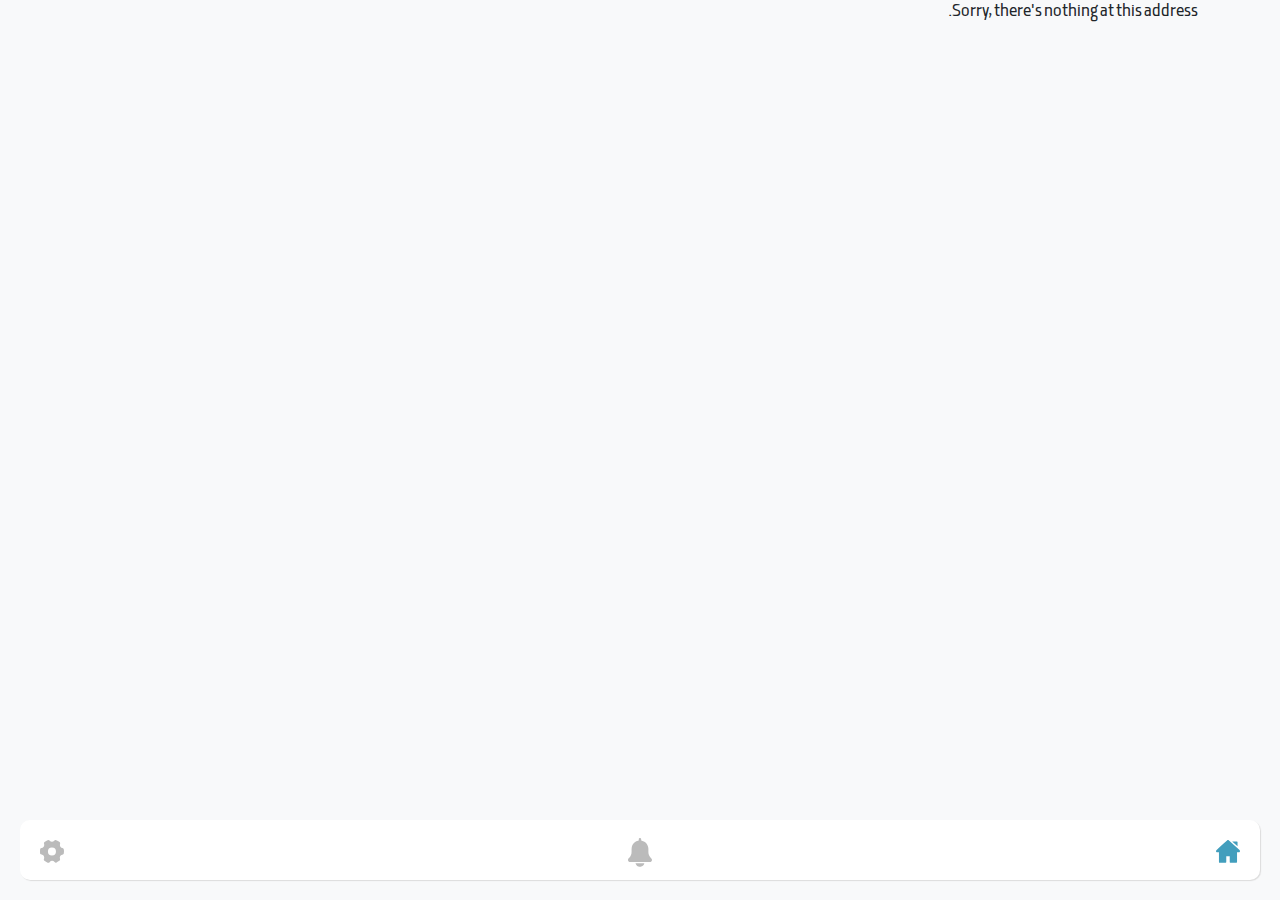
<file: wwwroot/index.html>
<!DOCTYPE html>
<html lang="fa" dir="rtl">

<head>
    <meta charset="utf-8" />
    <meta name="viewport" content="width=device-width, initial-scale=1.0, maximum-scale=1.0, user-scalable=no, viewport-fit=cover" />
    <title>AIApiWrapper</title>
    <base href="/" />
    <link rel="stylesheet" href="css/bootstrap/bootstrap.rtl.min.css" />
    <link rel="stylesheet" href="css/app.css" />
    <link href="AIApiWrapper.styles.css" rel="stylesheet" />
    <link href="manifest.webmanifest" rel="manifest" />
    <link rel="apple-touch-icon" sizes="512x512" href="icon-512.png" />
    <link rel="apple-touch-icon" sizes="192x192" href="icon-192.png" />
</head>

<body>
    <div id="app">
        <svg class="loading-progress">
            <circle r="40%" cx="50%" cy="50%" />
            <circle r="40%" cx="50%" cy="50%" />
        </svg>
        <div class="loading-progress-text"></div>
    </div>

    <div id="blazor-error-ui">
        An unhandled error has occurred.
        <a href="" class="reload">Reload</a>
        <a class="dismiss">🗙</a>
    </div>
    <script src="_framework/blazor.webassembly.js"></script>
    <script>navigator.serviceWorker.register('service-worker.js');</script>
</body>

</html>
</file>
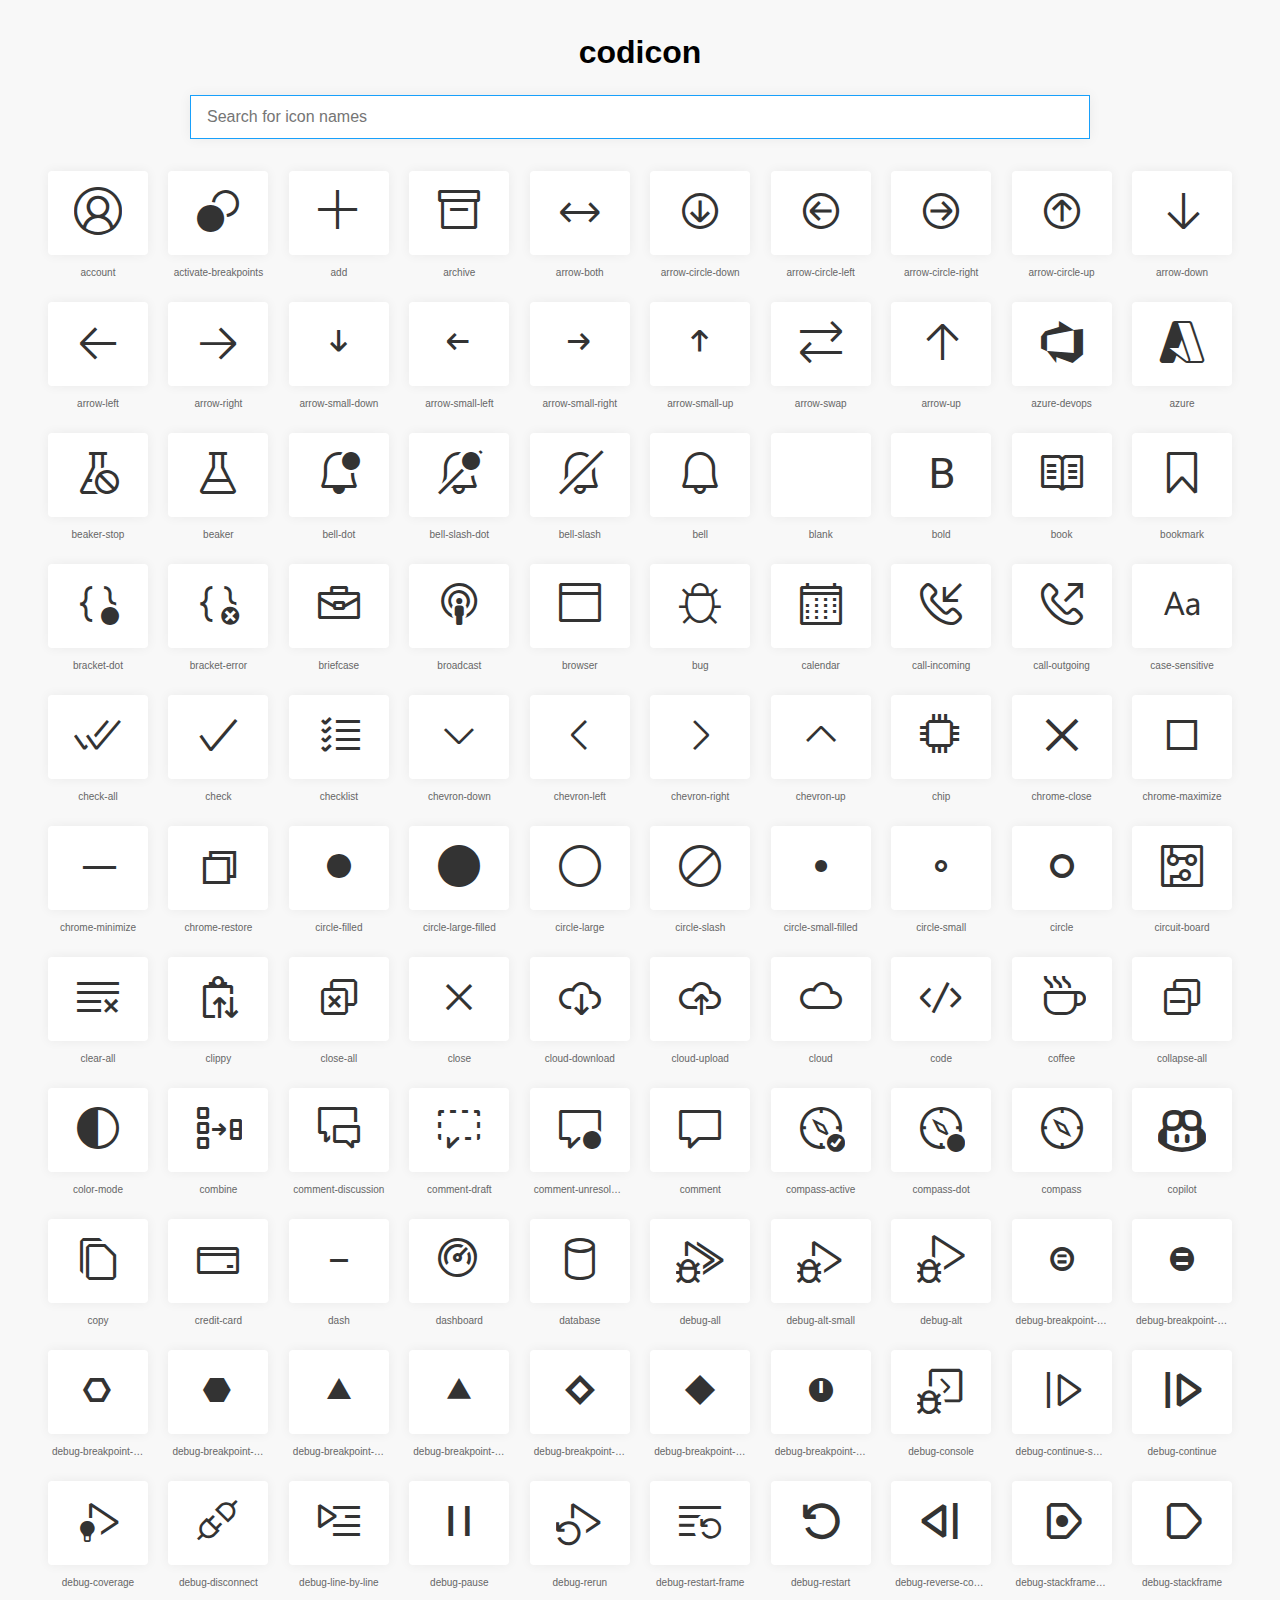
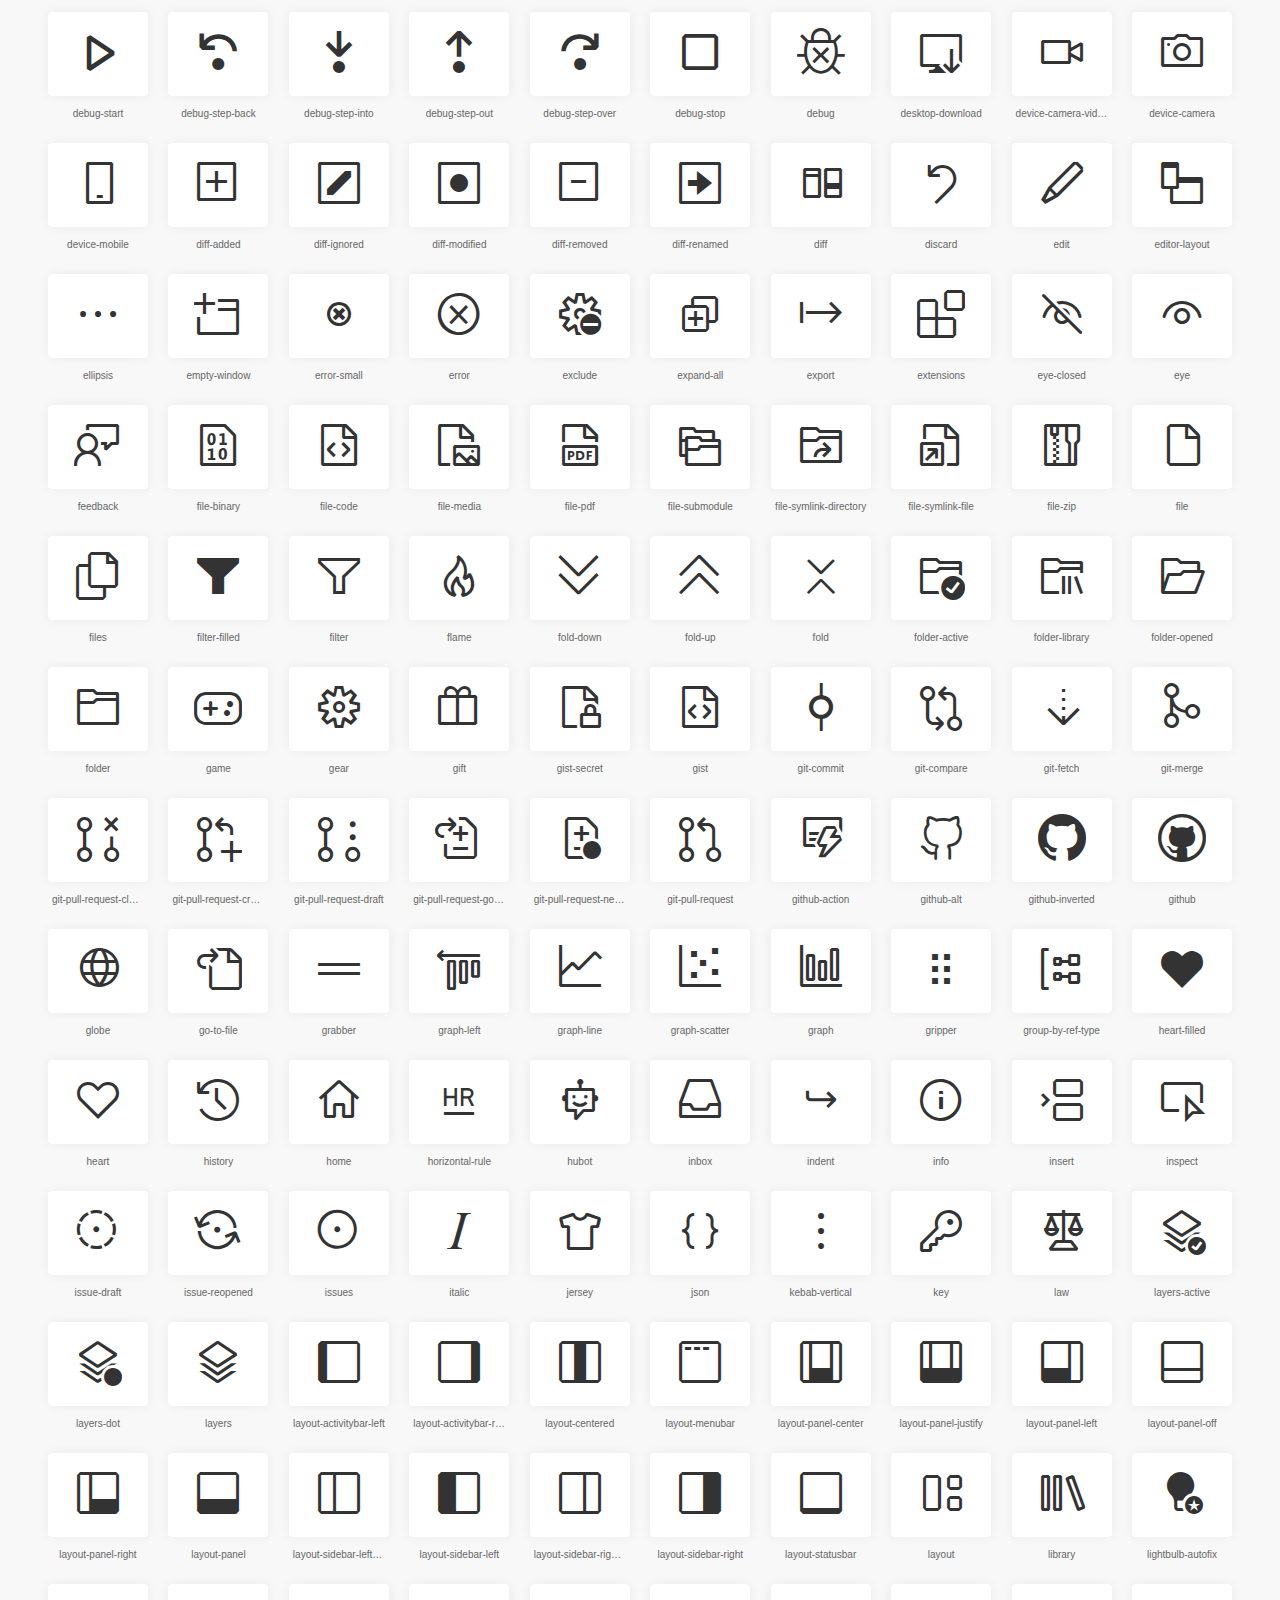
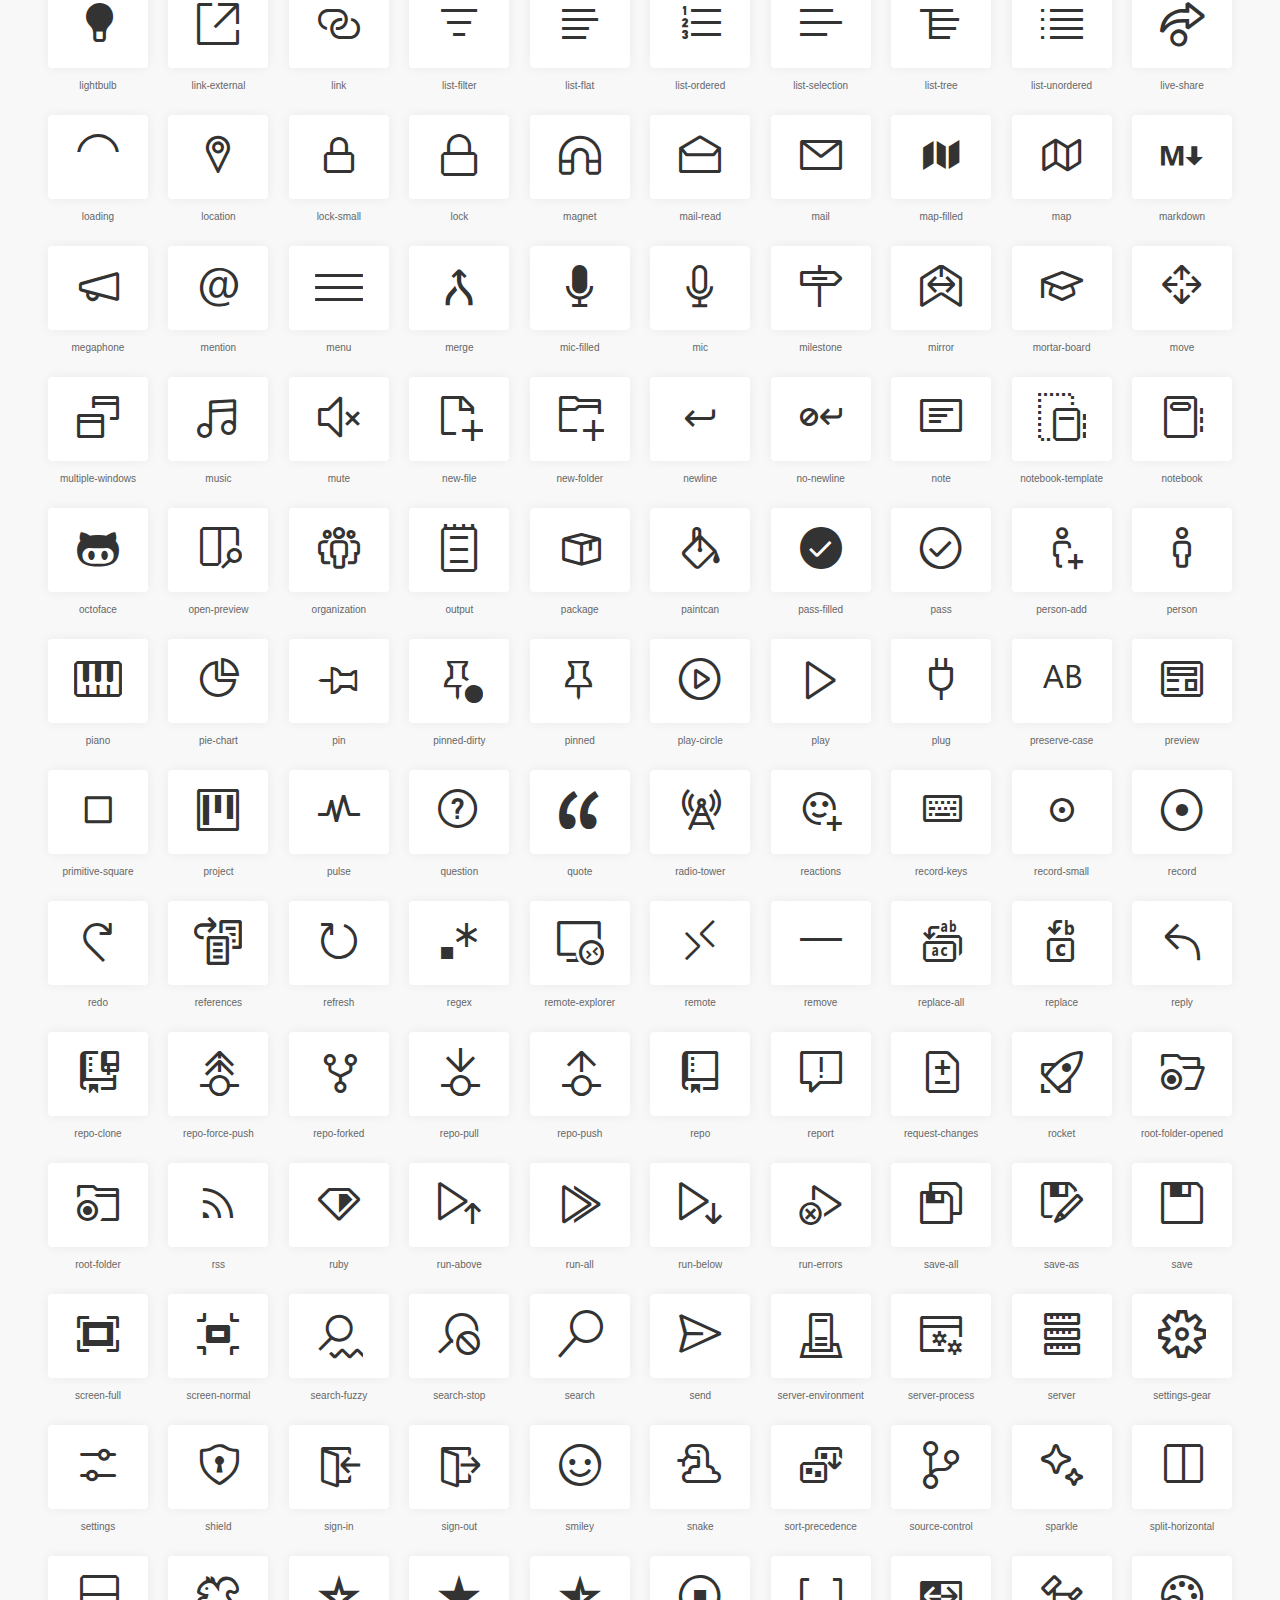
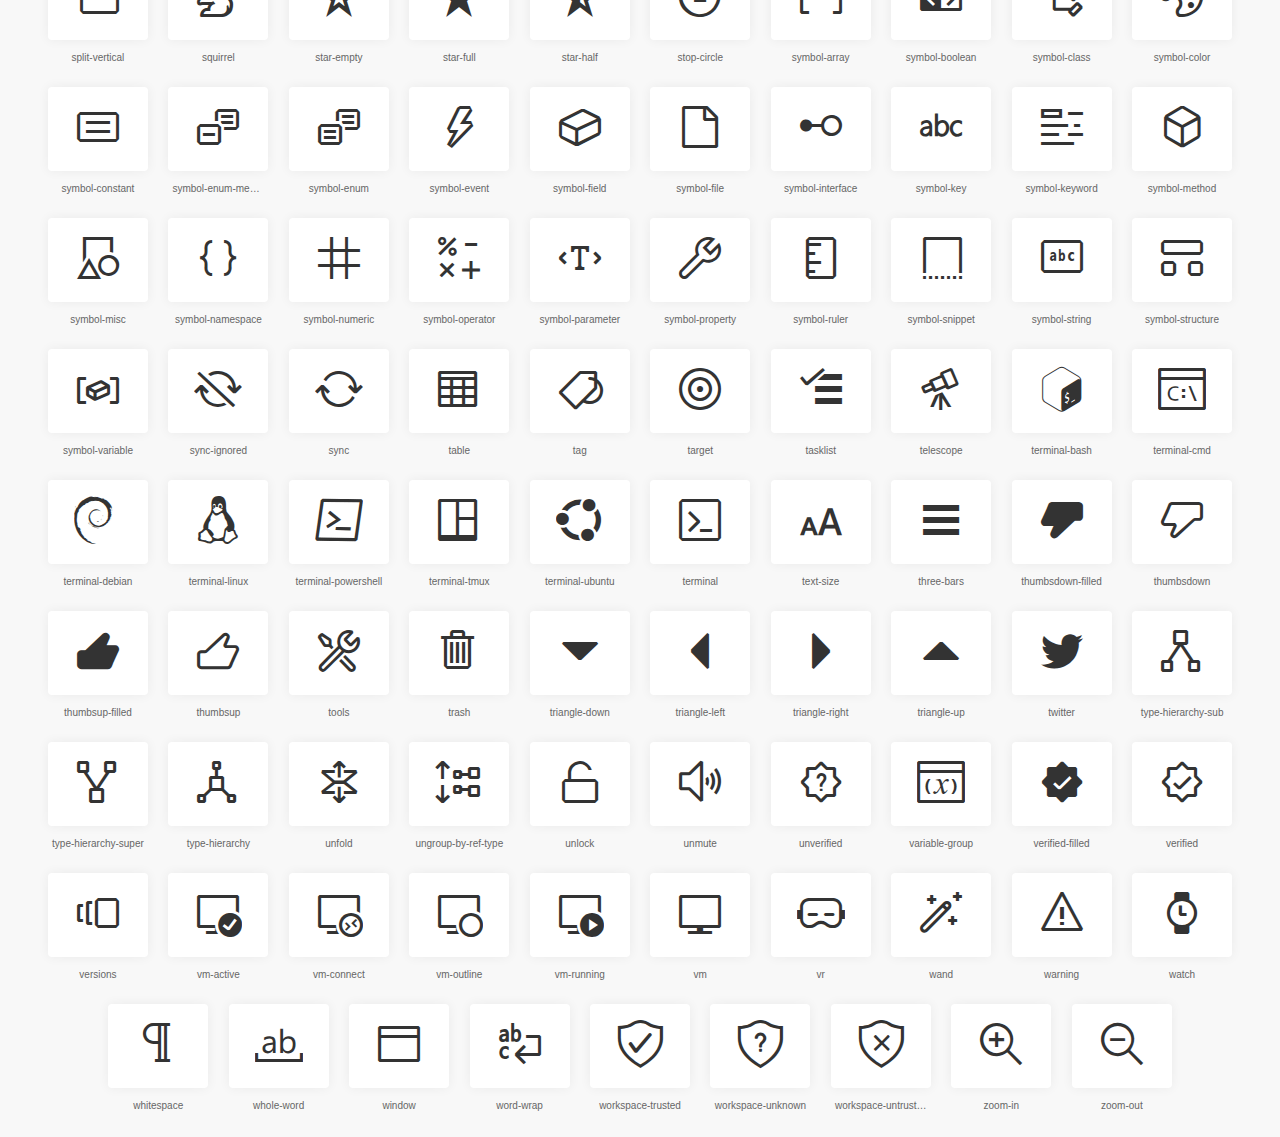
<file: fonts/codicons/codicon.html>
<!DOCTYPE html>
<html lang="en">
<head>
    <meta charset="UTF-8">
    <title>codicon | The icon font for Visual Studio Code </title>

    <style type="text/css">

        html {
            box-sizing: border-box;
            font-size: 16px;
        }

        *, *:before, *:after {
            box-sizing: inherit;
        }

        body, h1, h2, h3, h4, h5, h6, p, ol, ul {
            margin: 0;
            padding: 0;
            font-weight: normal;
        }

        ol, ul {
            list-style: none;
        }

        img {
            max-width: 100%;
            height: auto;
        }

        body {
            font-family: -apple-system,BlinkMacSystemFont,Segoe UI,Helvetica,Arial,sans-serif,Apple Color Emoji,Segoe UI Emoji;
            margin: 0;
            padding: 10px 20px;
            text-align: center;
            background-color: #f8f8f8;
        }

        h1 {
            font-weight: bold;
            margin: 24px;
        }

        .icon {
            width: 100px;
            display: inline-block;
            margin: 8px;
        }

        .icon:hover {
            cursor: pointer;
        }

        .icon:hover .inner {
            box-shadow: 0px 0px 12px rgba(0, 0, 0, 0.24);
        }

        .icon .inner {
            display: inline-block;
            width: 100%;
            text-align: center;
            background-color: white;
            box-shadow: 0px 0px 12px rgba(0, 0, 0, 0.06);
            border-radius: 4px;
            transition: all .3s ease-in-out;
        }

        .icon .inner i {
            padding: 16px 0;
            font-size: 48px;
            color: #333;
            overflow: hidden;
        }

        .icon .inner::before {
            overflow: hidden;
        }

        .label {
            margin-top: 8px;
            display: inline-block;
            width: 100%;
            box-sizing: border-box;
            padding: 4px;
            font-size: 10px;
            color: #666;
            white-space: nowrap;
            overflow: hidden;
            text-overflow: ellipsis;
        }

        .description {
            display: none;
        }

        #search {
            display: flex;
            width: 100%;
            font-size: 16px;
            padding: 12px 16px;
            margin: 0 auto;
            max-width: 900px;
            margin-bottom: 24px;
            border: 1px solid rgba(0,0,0,.1);
            box-shadow: 0px 0px 12px rgba(0, 0, 0, 0.06);
        }

        #search:focus {
            outline: none !important;
            border-color: #18a0fb;
        }

        #copier {
            position: absolute;
            top: -9999px;
            left: -9999px;
        }

        #notification {
            position: fixed;
            margin: auto;
            bottom: 40px;
            left: 50%;
            width: auto;
            transform: translateX(-50%);
            color: white;
            background-color: #212121;
            padding: 8px 24px;
            border-radius: 8px;
            opacity: 0;
            transition: opacity .3s ease-in-out;
            box-shadow: 0px 0px 12px rgba(0, 0, 0, 0.2);
        }

        #notification-id {
            font-weight: bold;
        }

        #notification.show{
            opacity: .9;
        }

    </style>

    <link rel="stylesheet" type="text/css" href="codicon.css" />
</head>
<body>

    <h1>codicon</h1>

    <input type="text" id="search" placeholder="Search for icon names">

    <div id="icons">
        <div class="icon" data-name="account" title="account">
            <span class="inner">
                <i class="codicon codicon-account" aria-hidden="true"></i>
            </span>
            <br>
            <span class='label'>account</span>
            <span class='description'></span>
        </div>
        <div class="icon" data-name="activate-breakpoints" title="activate-breakpoints">
            <span class="inner">
                <i class="codicon codicon-activate-breakpoints" aria-hidden="true"></i>
            </span>
            <br>
            <span class='label'>activate-breakpoints</span>
            <span class='description'></span>
        </div>
        <div class="icon" data-name="add" title="add">
            <span class="inner">
                <i class="codicon codicon-add" aria-hidden="true"></i>
            </span>
            <br>
            <span class='label'>add</span>
            <span class='description'></span>
        </div>
        <div class="icon" data-name="archive" title="archive">
            <span class="inner">
                <i class="codicon codicon-archive" aria-hidden="true"></i>
            </span>
            <br>
            <span class='label'>archive</span>
            <span class='description'></span>
        </div>
        <div class="icon" data-name="arrow-both" title="arrow-both">
            <span class="inner">
                <i class="codicon codicon-arrow-both" aria-hidden="true"></i>
            </span>
            <br>
            <span class='label'>arrow-both</span>
            <span class='description'></span>
        </div>
        <div class="icon" data-name="arrow-circle-down" title="arrow-circle-down">
            <span class="inner">
                <i class="codicon codicon-arrow-circle-down" aria-hidden="true"></i>
            </span>
            <br>
            <span class='label'>arrow-circle-down</span>
            <span class='description'></span>
        </div>
        <div class="icon" data-name="arrow-circle-left" title="arrow-circle-left">
            <span class="inner">
                <i class="codicon codicon-arrow-circle-left" aria-hidden="true"></i>
            </span>
            <br>
            <span class='label'>arrow-circle-left</span>
            <span class='description'></span>
        </div>
        <div class="icon" data-name="arrow-circle-right" title="arrow-circle-right">
            <span class="inner">
                <i class="codicon codicon-arrow-circle-right" aria-hidden="true"></i>
            </span>
            <br>
            <span class='label'>arrow-circle-right</span>
            <span class='description'></span>
        </div>
        <div class="icon" data-name="arrow-circle-up" title="arrow-circle-up">
            <span class="inner">
                <i class="codicon codicon-arrow-circle-up" aria-hidden="true"></i>
            </span>
            <br>
            <span class='label'>arrow-circle-up</span>
            <span class='description'></span>
        </div>
        <div class="icon" data-name="arrow-down" title="arrow-down">
            <span class="inner">
                <i class="codicon codicon-arrow-down" aria-hidden="true"></i>
            </span>
            <br>
            <span class='label'>arrow-down</span>
            <span class='description'></span>
        </div>
        <div class="icon" data-name="arrow-left" title="arrow-left">
            <span class="inner">
                <i class="codicon codicon-arrow-left" aria-hidden="true"></i>
            </span>
            <br>
            <span class='label'>arrow-left</span>
            <span class='description'></span>
        </div>
        <div class="icon" data-name="arrow-right" title="arrow-right">
            <span class="inner">
                <i class="codicon codicon-arrow-right" aria-hidden="true"></i>
            </span>
            <br>
            <span class='label'>arrow-right</span>
            <span class='description'></span>
        </div>
        <div class="icon" data-name="arrow-small-down" title="arrow-small-down">
            <span class="inner">
                <i class="codicon codicon-arrow-small-down" aria-hidden="true"></i>
            </span>
            <br>
            <span class='label'>arrow-small-down</span>
            <span class='description'></span>
        </div>
        <div class="icon" data-name="arrow-small-left" title="arrow-small-left">
            <span class="inner">
                <i class="codicon codicon-arrow-small-left" aria-hidden="true"></i>
            </span>
            <br>
            <span class='label'>arrow-small-left</span>
            <span class='description'></span>
        </div>
        <div class="icon" data-name="arrow-small-right" title="arrow-small-right">
            <span class="inner">
                <i class="codicon codicon-arrow-small-right" aria-hidden="true"></i>
            </span>
            <br>
            <span class='label'>arrow-small-right</span>
            <span class='description'></span>
        </div>
        <div class="icon" data-name="arrow-small-up" title="arrow-small-up">
            <span class="inner">
                <i class="codicon codicon-arrow-small-up" aria-hidden="true"></i>
            </span>
            <br>
            <span class='label'>arrow-small-up</span>
            <span class='description'></span>
        </div>
        <div class="icon" data-name="arrow-swap" title="arrow-swap">
            <span class="inner">
                <i class="codicon codicon-arrow-swap" aria-hidden="true"></i>
            </span>
            <br>
            <span class='label'>arrow-swap</span>
            <span class='description'></span>
        </div>
        <div class="icon" data-name="arrow-up" title="arrow-up">
            <span class="inner">
                <i class="codicon codicon-arrow-up" aria-hidden="true"></i>
            </span>
            <br>
            <span class='label'>arrow-up</span>
            <span class='description'></span>
        </div>
        <div class="icon" data-name="azure-devops" title="azure-devops">
            <span class="inner">
                <i class="codicon codicon-azure-devops" aria-hidden="true"></i>
            </span>
            <br>
            <span class='label'>azure-devops</span>
            <span class='description'></span>
        </div>
        <div class="icon" data-name="azure" title="azure">
            <span class="inner">
                <i class="codicon codicon-azure" aria-hidden="true"></i>
            </span>
            <br>
            <span class='label'>azure</span>
            <span class='description'></span>
        </div>
        <div class="icon" data-name="beaker-stop" title="beaker-stop">
            <span class="inner">
                <i class="codicon codicon-beaker-stop" aria-hidden="true"></i>
            </span>
            <br>
            <span class='label'>beaker-stop</span>
            <span class='description'></span>
        </div>
        <div class="icon" data-name="beaker" title="beaker">
            <span class="inner">
                <i class="codicon codicon-beaker" aria-hidden="true"></i>
            </span>
            <br>
            <span class='label'>beaker</span>
            <span class='description'></span>
        </div>
        <div class="icon" data-name="bell-dot" title="bell-dot">
            <span class="inner">
                <i class="codicon codicon-bell-dot" aria-hidden="true"></i>
            </span>
            <br>
            <span class='label'>bell-dot</span>
            <span class='description'></span>
        </div>
        <div class="icon" data-name="bell-slash-dot" title="bell-slash-dot">
            <span class="inner">
                <i class="codicon codicon-bell-slash-dot" aria-hidden="true"></i>
            </span>
            <br>
            <span class='label'>bell-slash-dot</span>
            <span class='description'></span>
        </div>
        <div class="icon" data-name="bell-slash" title="bell-slash">
            <span class="inner">
                <i class="codicon codicon-bell-slash" aria-hidden="true"></i>
            </span>
            <br>
            <span class='label'>bell-slash</span>
            <span class='description'></span>
        </div>
        <div class="icon" data-name="bell" title="bell">
            <span class="inner">
                <i class="codicon codicon-bell" aria-hidden="true"></i>
            </span>
            <br>
            <span class='label'>bell</span>
            <span class='description'></span>
        </div>
        <div class="icon" data-name="blank" title="blank">
            <span class="inner">
                <i class="codicon codicon-blank" aria-hidden="true"></i>
            </span>
            <br>
            <span class='label'>blank</span>
            <span class='description'></span>
        </div>
        <div class="icon" data-name="bold" title="bold">
            <span class="inner">
                <i class="codicon codicon-bold" aria-hidden="true"></i>
            </span>
            <br>
            <span class='label'>bold</span>
            <span class='description'></span>
        </div>
        <div class="icon" data-name="book" title="book">
            <span class="inner">
                <i class="codicon codicon-book" aria-hidden="true"></i>
            </span>
            <br>
            <span class='label'>book</span>
            <span class='description'></span>
        </div>
        <div class="icon" data-name="bookmark" title="bookmark">
            <span class="inner">
                <i class="codicon codicon-bookmark" aria-hidden="true"></i>
            </span>
            <br>
            <span class='label'>bookmark</span>
            <span class='description'></span>
        </div>
        <div class="icon" data-name="bracket-dot" title="bracket-dot">
            <span class="inner">
                <i class="codicon codicon-bracket-dot" aria-hidden="true"></i>
            </span>
            <br>
            <span class='label'>bracket-dot</span>
            <span class='description'></span>
        </div>
        <div class="icon" data-name="bracket-error" title="bracket-error">
            <span class="inner">
                <i class="codicon codicon-bracket-error" aria-hidden="true"></i>
            </span>
            <br>
            <span class='label'>bracket-error</span>
            <span class='description'></span>
        </div>
        <div class="icon" data-name="briefcase" title="briefcase">
            <span class="inner">
                <i class="codicon codicon-briefcase" aria-hidden="true"></i>
            </span>
            <br>
            <span class='label'>briefcase</span>
            <span class='description'></span>
        </div>
        <div class="icon" data-name="broadcast" title="broadcast">
            <span class="inner">
                <i class="codicon codicon-broadcast" aria-hidden="true"></i>
            </span>
            <br>
            <span class='label'>broadcast</span>
            <span class='description'></span>
        </div>
        <div class="icon" data-name="browser" title="browser">
            <span class="inner">
                <i class="codicon codicon-browser" aria-hidden="true"></i>
            </span>
            <br>
            <span class='label'>browser</span>
            <span class='description'></span>
        </div>
        <div class="icon" data-name="bug" title="bug">
            <span class="inner">
                <i class="codicon codicon-bug" aria-hidden="true"></i>
            </span>
            <br>
            <span class='label'>bug</span>
            <span class='description'></span>
        </div>
        <div class="icon" data-name="calendar" title="calendar">
            <span class="inner">
                <i class="codicon codicon-calendar" aria-hidden="true"></i>
            </span>
            <br>
            <span class='label'>calendar</span>
            <span class='description'></span>
        </div>
        <div class="icon" data-name="call-incoming" title="call-incoming">
            <span class="inner">
                <i class="codicon codicon-call-incoming" aria-hidden="true"></i>
            </span>
            <br>
            <span class='label'>call-incoming</span>
            <span class='description'></span>
        </div>
        <div class="icon" data-name="call-outgoing" title="call-outgoing">
            <span class="inner">
                <i class="codicon codicon-call-outgoing" aria-hidden="true"></i>
            </span>
            <br>
            <span class='label'>call-outgoing</span>
            <span class='description'></span>
        </div>
        <div class="icon" data-name="case-sensitive" title="case-sensitive">
            <span class="inner">
                <i class="codicon codicon-case-sensitive" aria-hidden="true"></i>
            </span>
            <br>
            <span class='label'>case-sensitive</span>
            <span class='description'></span>
        </div>
        <div class="icon" data-name="check-all" title="check-all">
            <span class="inner">
                <i class="codicon codicon-check-all" aria-hidden="true"></i>
            </span>
            <br>
            <span class='label'>check-all</span>
            <span class='description'></span>
        </div>
        <div class="icon" data-name="check" title="check">
            <span class="inner">
                <i class="codicon codicon-check" aria-hidden="true"></i>
            </span>
            <br>
            <span class='label'>check</span>
            <span class='description'></span>
        </div>
        <div class="icon" data-name="checklist" title="checklist">
            <span class="inner">
                <i class="codicon codicon-checklist" aria-hidden="true"></i>
            </span>
            <br>
            <span class='label'>checklist</span>
            <span class='description'></span>
        </div>
        <div class="icon" data-name="chevron-down" title="chevron-down">
            <span class="inner">
                <i class="codicon codicon-chevron-down" aria-hidden="true"></i>
            </span>
            <br>
            <span class='label'>chevron-down</span>
            <span class='description'></span>
        </div>
        <div class="icon" data-name="chevron-left" title="chevron-left">
            <span class="inner">
                <i class="codicon codicon-chevron-left" aria-hidden="true"></i>
            </span>
            <br>
            <span class='label'>chevron-left</span>
            <span class='description'></span>
        </div>
        <div class="icon" data-name="chevron-right" title="chevron-right">
            <span class="inner">
                <i class="codicon codicon-chevron-right" aria-hidden="true"></i>
            </span>
            <br>
            <span class='label'>chevron-right</span>
            <span class='description'></span>
        </div>
        <div class="icon" data-name="chevron-up" title="chevron-up">
            <span class="inner">
                <i class="codicon codicon-chevron-up" aria-hidden="true"></i>
            </span>
            <br>
            <span class='label'>chevron-up</span>
            <span class='description'></span>
        </div>
        <div class="icon" data-name="chip" title="chip">
            <span class="inner">
                <i class="codicon codicon-chip" aria-hidden="true"></i>
            </span>
            <br>
            <span class='label'>chip</span>
            <span class='description'></span>
        </div>
        <div class="icon" data-name="chrome-close" title="chrome-close">
            <span class="inner">
                <i class="codicon codicon-chrome-close" aria-hidden="true"></i>
            </span>
            <br>
            <span class='label'>chrome-close</span>
            <span class='description'></span>
        </div>
        <div class="icon" data-name="chrome-maximize" title="chrome-maximize">
            <span class="inner">
                <i class="codicon codicon-chrome-maximize" aria-hidden="true"></i>
            </span>
            <br>
            <span class='label'>chrome-maximize</span>
            <span class='description'></span>
        </div>
        <div class="icon" data-name="chrome-minimize" title="chrome-minimize">
            <span class="inner">
                <i class="codicon codicon-chrome-minimize" aria-hidden="true"></i>
            </span>
            <br>
            <span class='label'>chrome-minimize</span>
            <span class='description'></span>
        </div>
        <div class="icon" data-name="chrome-restore" title="chrome-restore">
            <span class="inner">
                <i class="codicon codicon-chrome-restore" aria-hidden="true"></i>
            </span>
            <br>
            <span class='label'>chrome-restore</span>
            <span class='description'></span>
        </div>
        <div class="icon" data-name="circle-filled" title="circle-filled">
            <span class="inner">
                <i class="codicon codicon-circle-filled" aria-hidden="true"></i>
            </span>
            <br>
            <span class='label'>circle-filled</span>
            <span class='description'></span>
        </div>
        <div class="icon" data-name="circle-large-filled" title="circle-large-filled">
            <span class="inner">
                <i class="codicon codicon-circle-large-filled" aria-hidden="true"></i>
            </span>
            <br>
            <span class='label'>circle-large-filled</span>
            <span class='description'></span>
        </div>
        <div class="icon" data-name="circle-large" title="circle-large">
            <span class="inner">
                <i class="codicon codicon-circle-large" aria-hidden="true"></i>
            </span>
            <br>
            <span class='label'>circle-large</span>
            <span class='description'></span>
        </div>
        <div class="icon" data-name="circle-slash" title="circle-slash">
            <span class="inner">
                <i class="codicon codicon-circle-slash" aria-hidden="true"></i>
            </span>
            <br>
            <span class='label'>circle-slash</span>
            <span class='description'></span>
        </div>
        <div class="icon" data-name="circle-small-filled" title="circle-small-filled">
            <span class="inner">
                <i class="codicon codicon-circle-small-filled" aria-hidden="true"></i>
            </span>
            <br>
            <span class='label'>circle-small-filled</span>
            <span class='description'></span>
        </div>
        <div class="icon" data-name="circle-small" title="circle-small">
            <span class="inner">
                <i class="codicon codicon-circle-small" aria-hidden="true"></i>
            </span>
            <br>
            <span class='label'>circle-small</span>
            <span class='description'></span>
        </div>
        <div class="icon" data-name="circle" title="circle">
            <span class="inner">
                <i class="codicon codicon-circle" aria-hidden="true"></i>
            </span>
            <br>
            <span class='label'>circle</span>
            <span class='description'></span>
        </div>
        <div class="icon" data-name="circuit-board" title="circuit-board">
            <span class="inner">
                <i class="codicon codicon-circuit-board" aria-hidden="true"></i>
            </span>
            <br>
            <span class='label'>circuit-board</span>
            <span class='description'></span>
        </div>
        <div class="icon" data-name="clear-all" title="clear-all">
            <span class="inner">
                <i class="codicon codicon-clear-all" aria-hidden="true"></i>
            </span>
            <br>
            <span class='label'>clear-all</span>
            <span class='description'></span>
        </div>
        <div class="icon" data-name="clippy" title="clippy">
            <span class="inner">
                <i class="codicon codicon-clippy" aria-hidden="true"></i>
            </span>
            <br>
            <span class='label'>clippy</span>
            <span class='description'></span>
        </div>
        <div class="icon" data-name="close-all" title="close-all">
            <span class="inner">
                <i class="codicon codicon-close-all" aria-hidden="true"></i>
            </span>
            <br>
            <span class='label'>close-all</span>
            <span class='description'></span>
        </div>
        <div class="icon" data-name="close" title="close">
            <span class="inner">
                <i class="codicon codicon-close" aria-hidden="true"></i>
            </span>
            <br>
            <span class='label'>close</span>
            <span class='description'></span>
        </div>
        <div class="icon" data-name="cloud-download" title="cloud-download">
            <span class="inner">
                <i class="codicon codicon-cloud-download" aria-hidden="true"></i>
            </span>
            <br>
            <span class='label'>cloud-download</span>
            <span class='description'></span>
        </div>
        <div class="icon" data-name="cloud-upload" title="cloud-upload">
            <span class="inner">
                <i class="codicon codicon-cloud-upload" aria-hidden="true"></i>
            </span>
            <br>
            <span class='label'>cloud-upload</span>
            <span class='description'></span>
        </div>
        <div class="icon" data-name="cloud" title="cloud">
            <span class="inner">
                <i class="codicon codicon-cloud" aria-hidden="true"></i>
            </span>
            <br>
            <span class='label'>cloud</span>
            <span class='description'></span>
        </div>
        <div class="icon" data-name="code" title="code">
            <span class="inner">
                <i class="codicon codicon-code" aria-hidden="true"></i>
            </span>
            <br>
            <span class='label'>code</span>
            <span class='description'></span>
        </div>
        <div class="icon" data-name="coffee" title="coffee">
            <span class="inner">
                <i class="codicon codicon-coffee" aria-hidden="true"></i>
            </span>
            <br>
            <span class='label'>coffee</span>
            <span class='description'></span>
        </div>
        <div class="icon" data-name="collapse-all" title="collapse-all">
            <span class="inner">
                <i class="codicon codicon-collapse-all" aria-hidden="true"></i>
            </span>
            <br>
            <span class='label'>collapse-all</span>
            <span class='description'></span>
        </div>
        <div class="icon" data-name="color-mode" title="color-mode">
            <span class="inner">
                <i class="codicon codicon-color-mode" aria-hidden="true"></i>
            </span>
            <br>
            <span class='label'>color-mode</span>
            <span class='description'></span>
        </div>
        <div class="icon" data-name="combine" title="combine">
            <span class="inner">
                <i class="codicon codicon-combine" aria-hidden="true"></i>
            </span>
            <br>
            <span class='label'>combine</span>
            <span class='description'></span>
        </div>
        <div class="icon" data-name="comment-discussion" title="comment-discussion">
            <span class="inner">
                <i class="codicon codicon-comment-discussion" aria-hidden="true"></i>
            </span>
            <br>
            <span class='label'>comment-discussion</span>
            <span class='description'></span>
        </div>
        <div class="icon" data-name="comment-draft" title="comment-draft">
            <span class="inner">
                <i class="codicon codicon-comment-draft" aria-hidden="true"></i>
            </span>
            <br>
            <span class='label'>comment-draft</span>
            <span class='description'></span>
        </div>
        <div class="icon" data-name="comment-unresolved" title="comment-unresolved">
            <span class="inner">
                <i class="codicon codicon-comment-unresolved" aria-hidden="true"></i>
            </span>
            <br>
            <span class='label'>comment-unresolved</span>
            <span class='description'></span>
        </div>
        <div class="icon" data-name="comment" title="comment">
            <span class="inner">
                <i class="codicon codicon-comment" aria-hidden="true"></i>
            </span>
            <br>
            <span class='label'>comment</span>
            <span class='description'></span>
        </div>
        <div class="icon" data-name="compass-active" title="compass-active">
            <span class="inner">
                <i class="codicon codicon-compass-active" aria-hidden="true"></i>
            </span>
            <br>
            <span class='label'>compass-active</span>
            <span class='description'></span>
        </div>
        <div class="icon" data-name="compass-dot" title="compass-dot">
            <span class="inner">
                <i class="codicon codicon-compass-dot" aria-hidden="true"></i>
            </span>
            <br>
            <span class='label'>compass-dot</span>
            <span class='description'></span>
        </div>
        <div class="icon" data-name="compass" title="compass">
            <span class="inner">
                <i class="codicon codicon-compass" aria-hidden="true"></i>
            </span>
            <br>
            <span class='label'>compass</span>
            <span class='description'></span>
        </div>
        <div class="icon" data-name="copilot" title="copilot">
            <span class="inner">
                <i class="codicon codicon-copilot" aria-hidden="true"></i>
            </span>
            <br>
            <span class='label'>copilot</span>
            <span class='description'></span>
        </div>
        <div class="icon" data-name="copy" title="copy">
            <span class="inner">
                <i class="codicon codicon-copy" aria-hidden="true"></i>
            </span>
            <br>
            <span class='label'>copy</span>
            <span class='description'></span>
        </div>
        <div class="icon" data-name="credit-card" title="credit-card">
            <span class="inner">
                <i class="codicon codicon-credit-card" aria-hidden="true"></i>
            </span>
            <br>
            <span class='label'>credit-card</span>
            <span class='description'></span>
        </div>
        <div class="icon" data-name="dash" title="dash">
            <span class="inner">
                <i class="codicon codicon-dash" aria-hidden="true"></i>
            </span>
            <br>
            <span class='label'>dash</span>
            <span class='description'></span>
        </div>
        <div class="icon" data-name="dashboard" title="dashboard">
            <span class="inner">
                <i class="codicon codicon-dashboard" aria-hidden="true"></i>
            </span>
            <br>
            <span class='label'>dashboard</span>
            <span class='description'></span>
        </div>
        <div class="icon" data-name="database" title="database">
            <span class="inner">
                <i class="codicon codicon-database" aria-hidden="true"></i>
            </span>
            <br>
            <span class='label'>database</span>
            <span class='description'></span>
        </div>
        <div class="icon" data-name="debug-all" title="debug-all">
            <span class="inner">
                <i class="codicon codicon-debug-all" aria-hidden="true"></i>
            </span>
            <br>
            <span class='label'>debug-all</span>
            <span class='description'></span>
        </div>
        <div class="icon" data-name="debug-alt-small" title="debug-alt-small">
            <span class="inner">
                <i class="codicon codicon-debug-alt-small" aria-hidden="true"></i>
            </span>
            <br>
            <span class='label'>debug-alt-small</span>
            <span class='description'></span>
        </div>
        <div class="icon" data-name="debug-alt" title="debug-alt">
            <span class="inner">
                <i class="codicon codicon-debug-alt" aria-hidden="true"></i>
            </span>
            <br>
            <span class='label'>debug-alt</span>
            <span class='description'></span>
        </div>
        <div class="icon" data-name="debug-breakpoint-conditional-unverified" title="debug-breakpoint-conditional-unverified">
            <span class="inner">
                <i class="codicon codicon-debug-breakpoint-conditional-unverified" aria-hidden="true"></i>
            </span>
            <br>
            <span class='label'>debug-breakpoint-conditional-unverified</span>
            <span class='description'></span>
        </div>
        <div class="icon" data-name="debug-breakpoint-conditional" title="debug-breakpoint-conditional">
            <span class="inner">
                <i class="codicon codicon-debug-breakpoint-conditional" aria-hidden="true"></i>
            </span>
            <br>
            <span class='label'>debug-breakpoint-conditional</span>
            <span class='description'></span>
        </div>
        <div class="icon" data-name="debug-breakpoint-data-unverified" title="debug-breakpoint-data-unverified">
            <span class="inner">
                <i class="codicon codicon-debug-breakpoint-data-unverified" aria-hidden="true"></i>
            </span>
            <br>
            <span class='label'>debug-breakpoint-data-unverified</span>
            <span class='description'></span>
        </div>
        <div class="icon" data-name="debug-breakpoint-data" title="debug-breakpoint-data">
            <span class="inner">
                <i class="codicon codicon-debug-breakpoint-data" aria-hidden="true"></i>
            </span>
            <br>
            <span class='label'>debug-breakpoint-data</span>
            <span class='description'></span>
        </div>
        <div class="icon" data-name="debug-breakpoint-function-unverified" title="debug-breakpoint-function-unverified">
            <span class="inner">
                <i class="codicon codicon-debug-breakpoint-function-unverified" aria-hidden="true"></i>
            </span>
            <br>
            <span class='label'>debug-breakpoint-function-unverified</span>
            <span class='description'></span>
        </div>
        <div class="icon" data-name="debug-breakpoint-function" title="debug-breakpoint-function">
            <span class="inner">
                <i class="codicon codicon-debug-breakpoint-function" aria-hidden="true"></i>
            </span>
            <br>
            <span class='label'>debug-breakpoint-function</span>
            <span class='description'></span>
        </div>
        <div class="icon" data-name="debug-breakpoint-log-unverified" title="debug-breakpoint-log-unverified">
            <span class="inner">
                <i class="codicon codicon-debug-breakpoint-log-unverified" aria-hidden="true"></i>
            </span>
            <br>
            <span class='label'>debug-breakpoint-log-unverified</span>
            <span class='description'></span>
        </div>
        <div class="icon" data-name="debug-breakpoint-log" title="debug-breakpoint-log">
            <span class="inner">
                <i class="codicon codicon-debug-breakpoint-log" aria-hidden="true"></i>
            </span>
            <br>
            <span class='label'>debug-breakpoint-log</span>
            <span class='description'></span>
        </div>
        <div class="icon" data-name="debug-breakpoint-unsupported" title="debug-breakpoint-unsupported">
            <span class="inner">
                <i class="codicon codicon-debug-breakpoint-unsupported" aria-hidden="true"></i>
            </span>
            <br>
            <span class='label'>debug-breakpoint-unsupported</span>
            <span class='description'></span>
        </div>
        <div class="icon" data-name="debug-console" title="debug-console">
            <span class="inner">
                <i class="codicon codicon-debug-console" aria-hidden="true"></i>
            </span>
            <br>
            <span class='label'>debug-console</span>
            <span class='description'></span>
        </div>
        <div class="icon" data-name="debug-continue-small" title="debug-continue-small">
            <span class="inner">
                <i class="codicon codicon-debug-continue-small" aria-hidden="true"></i>
            </span>
            <br>
            <span class='label'>debug-continue-small</span>
            <span class='description'></span>
        </div>
        <div class="icon" data-name="debug-continue" title="debug-continue">
            <span class="inner">
                <i class="codicon codicon-debug-continue" aria-hidden="true"></i>
            </span>
            <br>
            <span class='label'>debug-continue</span>
            <span class='description'></span>
        </div>
        <div class="icon" data-name="debug-coverage" title="debug-coverage">
            <span class="inner">
                <i class="codicon codicon-debug-coverage" aria-hidden="true"></i>
            </span>
            <br>
            <span class='label'>debug-coverage</span>
            <span class='description'></span>
        </div>
        <div class="icon" data-name="debug-disconnect" title="debug-disconnect">
            <span class="inner">
                <i class="codicon codicon-debug-disconnect" aria-hidden="true"></i>
            </span>
            <br>
            <span class='label'>debug-disconnect</span>
            <span class='description'></span>
        </div>
        <div class="icon" data-name="debug-line-by-line" title="debug-line-by-line">
            <span class="inner">
                <i class="codicon codicon-debug-line-by-line" aria-hidden="true"></i>
            </span>
            <br>
            <span class='label'>debug-line-by-line</span>
            <span class='description'></span>
        </div>
        <div class="icon" data-name="debug-pause" title="debug-pause">
            <span class="inner">
                <i class="codicon codicon-debug-pause" aria-hidden="true"></i>
            </span>
            <br>
            <span class='label'>debug-pause</span>
            <span class='description'></span>
        </div>
        <div class="icon" data-name="debug-rerun" title="debug-rerun">
            <span class="inner">
                <i class="codicon codicon-debug-rerun" aria-hidden="true"></i>
            </span>
            <br>
            <span class='label'>debug-rerun</span>
            <span class='description'></span>
        </div>
        <div class="icon" data-name="debug-restart-frame" title="debug-restart-frame">
            <span class="inner">
                <i class="codicon codicon-debug-restart-frame" aria-hidden="true"></i>
            </span>
            <br>
            <span class='label'>debug-restart-frame</span>
            <span class='description'></span>
        </div>
        <div class="icon" data-name="debug-restart" title="debug-restart">
            <span class="inner">
                <i class="codicon codicon-debug-restart" aria-hidden="true"></i>
            </span>
            <br>
            <span class='label'>debug-restart</span>
            <span class='description'></span>
        </div>
        <div class="icon" data-name="debug-reverse-continue" title="debug-reverse-continue">
            <span class="inner">
                <i class="codicon codicon-debug-reverse-continue" aria-hidden="true"></i>
            </span>
            <br>
            <span class='label'>debug-reverse-continue</span>
            <span class='description'></span>
        </div>
        <div class="icon" data-name="debug-stackframe-active" title="debug-stackframe-active">
            <span class="inner">
                <i class="codicon codicon-debug-stackframe-active" aria-hidden="true"></i>
            </span>
            <br>
            <span class='label'>debug-stackframe-active</span>
            <span class='description'></span>
        </div>
        <div class="icon" data-name="debug-stackframe" title="debug-stackframe">
            <span class="inner">
                <i class="codicon codicon-debug-stackframe" aria-hidden="true"></i>
            </span>
            <br>
            <span class='label'>debug-stackframe</span>
            <span class='description'></span>
        </div>
        <div class="icon" data-name="debug-start" title="debug-start">
            <span class="inner">
                <i class="codicon codicon-debug-start" aria-hidden="true"></i>
            </span>
            <br>
            <span class='label'>debug-start</span>
            <span class='description'></span>
        </div>
        <div class="icon" data-name="debug-step-back" title="debug-step-back">
            <span class="inner">
                <i class="codicon codicon-debug-step-back" aria-hidden="true"></i>
            </span>
            <br>
            <span class='label'>debug-step-back</span>
            <span class='description'></span>
        </div>
        <div class="icon" data-name="debug-step-into" title="debug-step-into">
            <span class="inner">
                <i class="codicon codicon-debug-step-into" aria-hidden="true"></i>
            </span>
            <br>
            <span class='label'>debug-step-into</span>
            <span class='description'></span>
        </div>
        <div class="icon" data-name="debug-step-out" title="debug-step-out">
            <span class="inner">
                <i class="codicon codicon-debug-step-out" aria-hidden="true"></i>
            </span>
            <br>
            <span class='label'>debug-step-out</span>
            <span class='description'></span>
        </div>
        <div class="icon" data-name="debug-step-over" title="debug-step-over">
            <span class="inner">
                <i class="codicon codicon-debug-step-over" aria-hidden="true"></i>
            </span>
            <br>
            <span class='label'>debug-step-over</span>
            <span class='description'></span>
        </div>
        <div class="icon" data-name="debug-stop" title="debug-stop">
            <span class="inner">
                <i class="codicon codicon-debug-stop" aria-hidden="true"></i>
            </span>
            <br>
            <span class='label'>debug-stop</span>
            <span class='description'></span>
        </div>
        <div class="icon" data-name="debug" title="debug">
            <span class="inner">
                <i class="codicon codicon-debug" aria-hidden="true"></i>
            </span>
            <br>
            <span class='label'>debug</span>
            <span class='description'></span>
        </div>
        <div class="icon" data-name="desktop-download" title="desktop-download">
            <span class="inner">
                <i class="codicon codicon-desktop-download" aria-hidden="true"></i>
            </span>
            <br>
            <span class='label'>desktop-download</span>
            <span class='description'></span>
        </div>
        <div class="icon" data-name="device-camera-video" title="device-camera-video">
            <span class="inner">
                <i class="codicon codicon-device-camera-video" aria-hidden="true"></i>
            </span>
            <br>
            <span class='label'>device-camera-video</span>
            <span class='description'></span>
        </div>
        <div class="icon" data-name="device-camera" title="device-camera">
            <span class="inner">
                <i class="codicon codicon-device-camera" aria-hidden="true"></i>
            </span>
            <br>
            <span class='label'>device-camera</span>
            <span class='description'></span>
        </div>
        <div class="icon" data-name="device-mobile" title="device-mobile">
            <span class="inner">
                <i class="codicon codicon-device-mobile" aria-hidden="true"></i>
            </span>
            <br>
            <span class='label'>device-mobile</span>
            <span class='description'></span>
        </div>
        <div class="icon" data-name="diff-added" title="diff-added">
            <span class="inner">
                <i class="codicon codicon-diff-added" aria-hidden="true"></i>
            </span>
            <br>
            <span class='label'>diff-added</span>
            <span class='description'></span>
        </div>
        <div class="icon" data-name="diff-ignored" title="diff-ignored">
            <span class="inner">
                <i class="codicon codicon-diff-ignored" aria-hidden="true"></i>
            </span>
            <br>
            <span class='label'>diff-ignored</span>
            <span class='description'></span>
        </div>
        <div class="icon" data-name="diff-modified" title="diff-modified">
            <span class="inner">
                <i class="codicon codicon-diff-modified" aria-hidden="true"></i>
            </span>
            <br>
            <span class='label'>diff-modified</span>
            <span class='description'></span>
        </div>
        <div class="icon" data-name="diff-removed" title="diff-removed">
            <span class="inner">
                <i class="codicon codicon-diff-removed" aria-hidden="true"></i>
            </span>
            <br>
            <span class='label'>diff-removed</span>
            <span class='description'></span>
        </div>
        <div class="icon" data-name="diff-renamed" title="diff-renamed">
            <span class="inner">
                <i class="codicon codicon-diff-renamed" aria-hidden="true"></i>
            </span>
            <br>
            <span class='label'>diff-renamed</span>
            <span class='description'></span>
        </div>
        <div class="icon" data-name="diff" title="diff">
            <span class="inner">
                <i class="codicon codicon-diff" aria-hidden="true"></i>
            </span>
            <br>
            <span class='label'>diff</span>
            <span class='description'></span>
        </div>
        <div class="icon" data-name="discard" title="discard">
            <span class="inner">
                <i class="codicon codicon-discard" aria-hidden="true"></i>
            </span>
            <br>
            <span class='label'>discard</span>
            <span class='description'></span>
        </div>
        <div class="icon" data-name="edit" title="edit">
            <span class="inner">
                <i class="codicon codicon-edit" aria-hidden="true"></i>
            </span>
            <br>
            <span class='label'>edit</span>
            <span class='description'></span>
        </div>
        <div class="icon" data-name="editor-layout" title="editor-layout">
            <span class="inner">
                <i class="codicon codicon-editor-layout" aria-hidden="true"></i>
            </span>
            <br>
            <span class='label'>editor-layout</span>
            <span class='description'></span>
        </div>
        <div class="icon" data-name="ellipsis" title="ellipsis">
            <span class="inner">
                <i class="codicon codicon-ellipsis" aria-hidden="true"></i>
            </span>
            <br>
            <span class='label'>ellipsis</span>
            <span class='description'></span>
        </div>
        <div class="icon" data-name="empty-window" title="empty-window">
            <span class="inner">
                <i class="codicon codicon-empty-window" aria-hidden="true"></i>
            </span>
            <br>
            <span class='label'>empty-window</span>
            <span class='description'></span>
        </div>
        <div class="icon" data-name="error-small" title="error-small">
            <span class="inner">
                <i class="codicon codicon-error-small" aria-hidden="true"></i>
            </span>
            <br>
            <span class='label'>error-small</span>
            <span class='description'></span>
        </div>
        <div class="icon" data-name="error" title="error">
            <span class="inner">
                <i class="codicon codicon-error" aria-hidden="true"></i>
            </span>
            <br>
            <span class='label'>error</span>
            <span class='description'></span>
        </div>
        <div class="icon" data-name="exclude" title="exclude">
            <span class="inner">
                <i class="codicon codicon-exclude" aria-hidden="true"></i>
            </span>
            <br>
            <span class='label'>exclude</span>
            <span class='description'></span>
        </div>
        <div class="icon" data-name="expand-all" title="expand-all">
            <span class="inner">
                <i class="codicon codicon-expand-all" aria-hidden="true"></i>
            </span>
            <br>
            <span class='label'>expand-all</span>
            <span class='description'></span>
        </div>
        <div class="icon" data-name="export" title="export">
            <span class="inner">
                <i class="codicon codicon-export" aria-hidden="true"></i>
            </span>
            <br>
            <span class='label'>export</span>
            <span class='description'></span>
        </div>
        <div class="icon" data-name="extensions" title="extensions">
            <span class="inner">
                <i class="codicon codicon-extensions" aria-hidden="true"></i>
            </span>
            <br>
            <span class='label'>extensions</span>
            <span class='description'></span>
        </div>
        <div class="icon" data-name="eye-closed" title="eye-closed">
            <span class="inner">
                <i class="codicon codicon-eye-closed" aria-hidden="true"></i>
            </span>
            <br>
            <span class='label'>eye-closed</span>
            <span class='description'></span>
        </div>
        <div class="icon" data-name="eye" title="eye">
            <span class="inner">
                <i class="codicon codicon-eye" aria-hidden="true"></i>
            </span>
            <br>
            <span class='label'>eye</span>
            <span class='description'></span>
        </div>
        <div class="icon" data-name="feedback" title="feedback">
            <span class="inner">
                <i class="codicon codicon-feedback" aria-hidden="true"></i>
            </span>
            <br>
            <span class='label'>feedback</span>
            <span class='description'></span>
        </div>
        <div class="icon" data-name="file-binary" title="file-binary">
            <span class="inner">
                <i class="codicon codicon-file-binary" aria-hidden="true"></i>
            </span>
            <br>
            <span class='label'>file-binary</span>
            <span class='description'></span>
        </div>
        <div class="icon" data-name="file-code" title="file-code">
            <span class="inner">
                <i class="codicon codicon-file-code" aria-hidden="true"></i>
            </span>
            <br>
            <span class='label'>file-code</span>
            <span class='description'></span>
        </div>
        <div class="icon" data-name="file-media" title="file-media">
            <span class="inner">
                <i class="codicon codicon-file-media" aria-hidden="true"></i>
            </span>
            <br>
            <span class='label'>file-media</span>
            <span class='description'></span>
        </div>
        <div class="icon" data-name="file-pdf" title="file-pdf">
            <span class="inner">
                <i class="codicon codicon-file-pdf" aria-hidden="true"></i>
            </span>
            <br>
            <span class='label'>file-pdf</span>
            <span class='description'></span>
        </div>
        <div class="icon" data-name="file-submodule" title="file-submodule">
            <span class="inner">
                <i class="codicon codicon-file-submodule" aria-hidden="true"></i>
            </span>
            <br>
            <span class='label'>file-submodule</span>
            <span class='description'></span>
        </div>
        <div class="icon" data-name="file-symlink-directory" title="file-symlink-directory">
            <span class="inner">
                <i class="codicon codicon-file-symlink-directory" aria-hidden="true"></i>
            </span>
            <br>
            <span class='label'>file-symlink-directory</span>
            <span class='description'></span>
        </div>
        <div class="icon" data-name="file-symlink-file" title="file-symlink-file">
            <span class="inner">
                <i class="codicon codicon-file-symlink-file" aria-hidden="true"></i>
            </span>
            <br>
            <span class='label'>file-symlink-file</span>
            <span class='description'></span>
        </div>
        <div class="icon" data-name="file-zip" title="file-zip">
            <span class="inner">
                <i class="codicon codicon-file-zip" aria-hidden="true"></i>
            </span>
            <br>
            <span class='label'>file-zip</span>
            <span class='description'></span>
        </div>
        <div class="icon" data-name="file" title="file">
            <span class="inner">
                <i class="codicon codicon-file" aria-hidden="true"></i>
            </span>
            <br>
            <span class='label'>file</span>
            <span class='description'></span>
        </div>
        <div class="icon" data-name="files" title="files">
            <span class="inner">
                <i class="codicon codicon-files" aria-hidden="true"></i>
            </span>
            <br>
            <span class='label'>files</span>
            <span class='description'></span>
        </div>
        <div class="icon" data-name="filter-filled" title="filter-filled">
            <span class="inner">
                <i class="codicon codicon-filter-filled" aria-hidden="true"></i>
            </span>
            <br>
            <span class='label'>filter-filled</span>
            <span class='description'></span>
        </div>
        <div class="icon" data-name="filter" title="filter">
            <span class="inner">
                <i class="codicon codicon-filter" aria-hidden="true"></i>
            </span>
            <br>
            <span class='label'>filter</span>
            <span class='description'></span>
        </div>
        <div class="icon" data-name="flame" title="flame">
            <span class="inner">
                <i class="codicon codicon-flame" aria-hidden="true"></i>
            </span>
            <br>
            <span class='label'>flame</span>
            <span class='description'></span>
        </div>
        <div class="icon" data-name="fold-down" title="fold-down">
            <span class="inner">
                <i class="codicon codicon-fold-down" aria-hidden="true"></i>
            </span>
            <br>
            <span class='label'>fold-down</span>
            <span class='description'></span>
        </div>
        <div class="icon" data-name="fold-up" title="fold-up">
            <span class="inner">
                <i class="codicon codicon-fold-up" aria-hidden="true"></i>
            </span>
            <br>
            <span class='label'>fold-up</span>
            <span class='description'></span>
        </div>
        <div class="icon" data-name="fold" title="fold">
            <span class="inner">
                <i class="codicon codicon-fold" aria-hidden="true"></i>
            </span>
            <br>
            <span class='label'>fold</span>
            <span class='description'></span>
        </div>
        <div class="icon" data-name="folder-active" title="folder-active">
            <span class="inner">
                <i class="codicon codicon-folder-active" aria-hidden="true"></i>
            </span>
            <br>
            <span class='label'>folder-active</span>
            <span class='description'></span>
        </div>
        <div class="icon" data-name="folder-library" title="folder-library">
            <span class="inner">
                <i class="codicon codicon-folder-library" aria-hidden="true"></i>
            </span>
            <br>
            <span class='label'>folder-library</span>
            <span class='description'></span>
        </div>
        <div class="icon" data-name="folder-opened" title="folder-opened">
            <span class="inner">
                <i class="codicon codicon-folder-opened" aria-hidden="true"></i>
            </span>
            <br>
            <span class='label'>folder-opened</span>
            <span class='description'></span>
        </div>
        <div class="icon" data-name="folder" title="folder">
            <span class="inner">
                <i class="codicon codicon-folder" aria-hidden="true"></i>
            </span>
            <br>
            <span class='label'>folder</span>
            <span class='description'></span>
        </div>
        <div class="icon" data-name="game" title="game">
            <span class="inner">
                <i class="codicon codicon-game" aria-hidden="true"></i>
            </span>
            <br>
            <span class='label'>game</span>
            <span class='description'></span>
        </div>
        <div class="icon" data-name="gear" title="gear">
            <span class="inner">
                <i class="codicon codicon-gear" aria-hidden="true"></i>
            </span>
            <br>
            <span class='label'>gear</span>
            <span class='description'></span>
        </div>
        <div class="icon" data-name="gift" title="gift">
            <span class="inner">
                <i class="codicon codicon-gift" aria-hidden="true"></i>
            </span>
            <br>
            <span class='label'>gift</span>
            <span class='description'></span>
        </div>
        <div class="icon" data-name="gist-secret" title="gist-secret">
            <span class="inner">
                <i class="codicon codicon-gist-secret" aria-hidden="true"></i>
            </span>
            <br>
            <span class='label'>gist-secret</span>
            <span class='description'></span>
        </div>
        <div class="icon" data-name="gist" title="gist">
            <span class="inner">
                <i class="codicon codicon-gist" aria-hidden="true"></i>
            </span>
            <br>
            <span class='label'>gist</span>
            <span class='description'></span>
        </div>
        <div class="icon" data-name="git-commit" title="git-commit">
            <span class="inner">
                <i class="codicon codicon-git-commit" aria-hidden="true"></i>
            </span>
            <br>
            <span class='label'>git-commit</span>
            <span class='description'></span>
        </div>
        <div class="icon" data-name="git-compare" title="git-compare">
            <span class="inner">
                <i class="codicon codicon-git-compare" aria-hidden="true"></i>
            </span>
            <br>
            <span class='label'>git-compare</span>
            <span class='description'></span>
        </div>
        <div class="icon" data-name="git-fetch" title="git-fetch">
            <span class="inner">
                <i class="codicon codicon-git-fetch" aria-hidden="true"></i>
            </span>
            <br>
            <span class='label'>git-fetch</span>
            <span class='description'></span>
        </div>
        <div class="icon" data-name="git-merge" title="git-merge">
            <span class="inner">
                <i class="codicon codicon-git-merge" aria-hidden="true"></i>
            </span>
            <br>
            <span class='label'>git-merge</span>
            <span class='description'></span>
        </div>
        <div class="icon" data-name="git-pull-request-closed" title="git-pull-request-closed">
            <span class="inner">
                <i class="codicon codicon-git-pull-request-closed" aria-hidden="true"></i>
            </span>
            <br>
            <span class='label'>git-pull-request-closed</span>
            <span class='description'></span>
        </div>
        <div class="icon" data-name="git-pull-request-create" title="git-pull-request-create">
            <span class="inner">
                <i class="codicon codicon-git-pull-request-create" aria-hidden="true"></i>
            </span>
            <br>
            <span class='label'>git-pull-request-create</span>
            <span class='description'></span>
        </div>
        <div class="icon" data-name="git-pull-request-draft" title="git-pull-request-draft">
            <span class="inner">
                <i class="codicon codicon-git-pull-request-draft" aria-hidden="true"></i>
            </span>
            <br>
            <span class='label'>git-pull-request-draft</span>
            <span class='description'></span>
        </div>
        <div class="icon" data-name="git-pull-request-go-to-changes" title="git-pull-request-go-to-changes">
            <span class="inner">
                <i class="codicon codicon-git-pull-request-go-to-changes" aria-hidden="true"></i>
            </span>
            <br>
            <span class='label'>git-pull-request-go-to-changes</span>
            <span class='description'></span>
        </div>
        <div class="icon" data-name="git-pull-request-new-changes" title="git-pull-request-new-changes">
            <span class="inner">
                <i class="codicon codicon-git-pull-request-new-changes" aria-hidden="true"></i>
            </span>
            <br>
            <span class='label'>git-pull-request-new-changes</span>
            <span class='description'></span>
        </div>
        <div class="icon" data-name="git-pull-request" title="git-pull-request">
            <span class="inner">
                <i class="codicon codicon-git-pull-request" aria-hidden="true"></i>
            </span>
            <br>
            <span class='label'>git-pull-request</span>
            <span class='description'></span>
        </div>
        <div class="icon" data-name="github-action" title="github-action">
            <span class="inner">
                <i class="codicon codicon-github-action" aria-hidden="true"></i>
            </span>
            <br>
            <span class='label'>github-action</span>
            <span class='description'></span>
        </div>
        <div class="icon" data-name="github-alt" title="github-alt">
            <span class="inner">
                <i class="codicon codicon-github-alt" aria-hidden="true"></i>
            </span>
            <br>
            <span class='label'>github-alt</span>
            <span class='description'></span>
        </div>
        <div class="icon" data-name="github-inverted" title="github-inverted">
            <span class="inner">
                <i class="codicon codicon-github-inverted" aria-hidden="true"></i>
            </span>
            <br>
            <span class='label'>github-inverted</span>
            <span class='description'></span>
        </div>
        <div class="icon" data-name="github" title="github">
            <span class="inner">
                <i class="codicon codicon-github" aria-hidden="true"></i>
            </span>
            <br>
            <span class='label'>github</span>
            <span class='description'></span>
        </div>
        <div class="icon" data-name="globe" title="globe">
            <span class="inner">
                <i class="codicon codicon-globe" aria-hidden="true"></i>
            </span>
            <br>
            <span class='label'>globe</span>
            <span class='description'></span>
        </div>
        <div class="icon" data-name="go-to-file" title="go-to-file">
            <span class="inner">
                <i class="codicon codicon-go-to-file" aria-hidden="true"></i>
            </span>
            <br>
            <span class='label'>go-to-file</span>
            <span class='description'></span>
        </div>
        <div class="icon" data-name="grabber" title="grabber">
            <span class="inner">
                <i class="codicon codicon-grabber" aria-hidden="true"></i>
            </span>
            <br>
            <span class='label'>grabber</span>
            <span class='description'></span>
        </div>
        <div class="icon" data-name="graph-left" title="graph-left">
            <span class="inner">
                <i class="codicon codicon-graph-left" aria-hidden="true"></i>
            </span>
            <br>
            <span class='label'>graph-left</span>
            <span class='description'></span>
        </div>
        <div class="icon" data-name="graph-line" title="graph-line">
            <span class="inner">
                <i class="codicon codicon-graph-line" aria-hidden="true"></i>
            </span>
            <br>
            <span class='label'>graph-line</span>
            <span class='description'></span>
        </div>
        <div class="icon" data-name="graph-scatter" title="graph-scatter">
            <span class="inner">
                <i class="codicon codicon-graph-scatter" aria-hidden="true"></i>
            </span>
            <br>
            <span class='label'>graph-scatter</span>
            <span class='description'></span>
        </div>
        <div class="icon" data-name="graph" title="graph">
            <span class="inner">
                <i class="codicon codicon-graph" aria-hidden="true"></i>
            </span>
            <br>
            <span class='label'>graph</span>
            <span class='description'></span>
        </div>
        <div class="icon" data-name="gripper" title="gripper">
            <span class="inner">
                <i class="codicon codicon-gripper" aria-hidden="true"></i>
            </span>
            <br>
            <span class='label'>gripper</span>
            <span class='description'></span>
        </div>
        <div class="icon" data-name="group-by-ref-type" title="group-by-ref-type">
            <span class="inner">
                <i class="codicon codicon-group-by-ref-type" aria-hidden="true"></i>
            </span>
            <br>
            <span class='label'>group-by-ref-type</span>
            <span class='description'></span>
        </div>
        <div class="icon" data-name="heart-filled" title="heart-filled">
            <span class="inner">
                <i class="codicon codicon-heart-filled" aria-hidden="true"></i>
            </span>
            <br>
            <span class='label'>heart-filled</span>
            <span class='description'></span>
        </div>
        <div class="icon" data-name="heart" title="heart">
            <span class="inner">
                <i class="codicon codicon-heart" aria-hidden="true"></i>
            </span>
            <br>
            <span class='label'>heart</span>
            <span class='description'></span>
        </div>
        <div class="icon" data-name="history" title="history">
            <span class="inner">
                <i class="codicon codicon-history" aria-hidden="true"></i>
            </span>
            <br>
            <span class='label'>history</span>
            <span class='description'></span>
        </div>
        <div class="icon" data-name="home" title="home">
            <span class="inner">
                <i class="codicon codicon-home" aria-hidden="true"></i>
            </span>
            <br>
            <span class='label'>home</span>
            <span class='description'></span>
        </div>
        <div class="icon" data-name="horizontal-rule" title="horizontal-rule">
            <span class="inner">
                <i class="codicon codicon-horizontal-rule" aria-hidden="true"></i>
            </span>
            <br>
            <span class='label'>horizontal-rule</span>
            <span class='description'></span>
        </div>
        <div class="icon" data-name="hubot" title="hubot">
            <span class="inner">
                <i class="codicon codicon-hubot" aria-hidden="true"></i>
            </span>
            <br>
            <span class='label'>hubot</span>
            <span class='description'></span>
        </div>
        <div class="icon" data-name="inbox" title="inbox">
            <span class="inner">
                <i class="codicon codicon-inbox" aria-hidden="true"></i>
            </span>
            <br>
            <span class='label'>inbox</span>
            <span class='description'></span>
        </div>
        <div class="icon" data-name="indent" title="indent">
            <span class="inner">
                <i class="codicon codicon-indent" aria-hidden="true"></i>
            </span>
            <br>
            <span class='label'>indent</span>
            <span class='description'></span>
        </div>
        <div class="icon" data-name="info" title="info">
            <span class="inner">
                <i class="codicon codicon-info" aria-hidden="true"></i>
            </span>
            <br>
            <span class='label'>info</span>
            <span class='description'></span>
        </div>
        <div class="icon" data-name="insert" title="insert">
            <span class="inner">
                <i class="codicon codicon-insert" aria-hidden="true"></i>
            </span>
            <br>
            <span class='label'>insert</span>
            <span class='description'></span>
        </div>
        <div class="icon" data-name="inspect" title="inspect">
            <span class="inner">
                <i class="codicon codicon-inspect" aria-hidden="true"></i>
            </span>
            <br>
            <span class='label'>inspect</span>
            <span class='description'></span>
        </div>
        <div class="icon" data-name="issue-draft" title="issue-draft">
            <span class="inner">
                <i class="codicon codicon-issue-draft" aria-hidden="true"></i>
            </span>
            <br>
            <span class='label'>issue-draft</span>
            <span class='description'></span>
        </div>
        <div class="icon" data-name="issue-reopened" title="issue-reopened">
            <span class="inner">
                <i class="codicon codicon-issue-reopened" aria-hidden="true"></i>
            </span>
            <br>
            <span class='label'>issue-reopened</span>
            <span class='description'></span>
        </div>
        <div class="icon" data-name="issues" title="issues">
            <span class="inner">
                <i class="codicon codicon-issues" aria-hidden="true"></i>
            </span>
            <br>
            <span class='label'>issues</span>
            <span class='description'></span>
        </div>
        <div class="icon" data-name="italic" title="italic">
            <span class="inner">
                <i class="codicon codicon-italic" aria-hidden="true"></i>
            </span>
            <br>
            <span class='label'>italic</span>
            <span class='description'></span>
        </div>
        <div class="icon" data-name="jersey" title="jersey">
            <span class="inner">
                <i class="codicon codicon-jersey" aria-hidden="true"></i>
            </span>
            <br>
            <span class='label'>jersey</span>
            <span class='description'></span>
        </div>
        <div class="icon" data-name="json" title="json">
            <span class="inner">
                <i class="codicon codicon-json" aria-hidden="true"></i>
            </span>
            <br>
            <span class='label'>json</span>
            <span class='description'></span>
        </div>
        <div class="icon" data-name="kebab-vertical" title="kebab-vertical">
            <span class="inner">
                <i class="codicon codicon-kebab-vertical" aria-hidden="true"></i>
            </span>
            <br>
            <span class='label'>kebab-vertical</span>
            <span class='description'></span>
        </div>
        <div class="icon" data-name="key" title="key">
            <span class="inner">
                <i class="codicon codicon-key" aria-hidden="true"></i>
            </span>
            <br>
            <span class='label'>key</span>
            <span class='description'></span>
        </div>
        <div class="icon" data-name="law" title="law">
            <span class="inner">
                <i class="codicon codicon-law" aria-hidden="true"></i>
            </span>
            <br>
            <span class='label'>law</span>
            <span class='description'></span>
        </div>
        <div class="icon" data-name="layers-active" title="layers-active">
            <span class="inner">
                <i class="codicon codicon-layers-active" aria-hidden="true"></i>
            </span>
            <br>
            <span class='label'>layers-active</span>
            <span class='description'></span>
        </div>
        <div class="icon" data-name="layers-dot" title="layers-dot">
            <span class="inner">
                <i class="codicon codicon-layers-dot" aria-hidden="true"></i>
            </span>
            <br>
            <span class='label'>layers-dot</span>
            <span class='description'></span>
        </div>
        <div class="icon" data-name="layers" title="layers">
            <span class="inner">
                <i class="codicon codicon-layers" aria-hidden="true"></i>
            </span>
            <br>
            <span class='label'>layers</span>
            <span class='description'></span>
        </div>
        <div class="icon" data-name="layout-activitybar-left" title="layout-activitybar-left">
            <span class="inner">
                <i class="codicon codicon-layout-activitybar-left" aria-hidden="true"></i>
            </span>
            <br>
            <span class='label'>layout-activitybar-left</span>
            <span class='description'></span>
        </div>
        <div class="icon" data-name="layout-activitybar-right" title="layout-activitybar-right">
            <span class="inner">
                <i class="codicon codicon-layout-activitybar-right" aria-hidden="true"></i>
            </span>
            <br>
            <span class='label'>layout-activitybar-right</span>
            <span class='description'></span>
        </div>
        <div class="icon" data-name="layout-centered" title="layout-centered">
            <span class="inner">
                <i class="codicon codicon-layout-centered" aria-hidden="true"></i>
            </span>
            <br>
            <span class='label'>layout-centered</span>
            <span class='description'></span>
        </div>
        <div class="icon" data-name="layout-menubar" title="layout-menubar">
            <span class="inner">
                <i class="codicon codicon-layout-menubar" aria-hidden="true"></i>
            </span>
            <br>
            <span class='label'>layout-menubar</span>
            <span class='description'></span>
        </div>
        <div class="icon" data-name="layout-panel-center" title="layout-panel-center">
            <span class="inner">
                <i class="codicon codicon-layout-panel-center" aria-hidden="true"></i>
            </span>
            <br>
            <span class='label'>layout-panel-center</span>
            <span class='description'></span>
        </div>
        <div class="icon" data-name="layout-panel-justify" title="layout-panel-justify">
            <span class="inner">
                <i class="codicon codicon-layout-panel-justify" aria-hidden="true"></i>
            </span>
            <br>
            <span class='label'>layout-panel-justify</span>
            <span class='description'></span>
        </div>
        <div class="icon" data-name="layout-panel-left" title="layout-panel-left">
            <span class="inner">
                <i class="codicon codicon-layout-panel-left" aria-hidden="true"></i>
            </span>
            <br>
            <span class='label'>layout-panel-left</span>
            <span class='description'></span>
        </div>
        <div class="icon" data-name="layout-panel-off" title="layout-panel-off">
            <span class="inner">
                <i class="codicon codicon-layout-panel-off" aria-hidden="true"></i>
            </span>
            <br>
            <span class='label'>layout-panel-off</span>
            <span class='description'></span>
        </div>
        <div class="icon" data-name="layout-panel-right" title="layout-panel-right">
            <span class="inner">
                <i class="codicon codicon-layout-panel-right" aria-hidden="true"></i>
            </span>
            <br>
            <span class='label'>layout-panel-right</span>
            <span class='description'></span>
        </div>
        <div class="icon" data-name="layout-panel" title="layout-panel">
            <span class="inner">
                <i class="codicon codicon-layout-panel" aria-hidden="true"></i>
            </span>
            <br>
            <span class='label'>layout-panel</span>
            <span class='description'></span>
        </div>
        <div class="icon" data-name="layout-sidebar-left-off" title="layout-sidebar-left-off">
            <span class="inner">
                <i class="codicon codicon-layout-sidebar-left-off" aria-hidden="true"></i>
            </span>
            <br>
            <span class='label'>layout-sidebar-left-off</span>
            <span class='description'></span>
        </div>
        <div class="icon" data-name="layout-sidebar-left" title="layout-sidebar-left">
            <span class="inner">
                <i class="codicon codicon-layout-sidebar-left" aria-hidden="true"></i>
            </span>
            <br>
            <span class='label'>layout-sidebar-left</span>
            <span class='description'></span>
        </div>
        <div class="icon" data-name="layout-sidebar-right-off" title="layout-sidebar-right-off">
            <span class="inner">
                <i class="codicon codicon-layout-sidebar-right-off" aria-hidden="true"></i>
            </span>
            <br>
            <span class='label'>layout-sidebar-right-off</span>
            <span class='description'></span>
        </div>
        <div class="icon" data-name="layout-sidebar-right" title="layout-sidebar-right">
            <span class="inner">
                <i class="codicon codicon-layout-sidebar-right" aria-hidden="true"></i>
            </span>
            <br>
            <span class='label'>layout-sidebar-right</span>
            <span class='description'></span>
        </div>
        <div class="icon" data-name="layout-statusbar" title="layout-statusbar">
            <span class="inner">
                <i class="codicon codicon-layout-statusbar" aria-hidden="true"></i>
            </span>
            <br>
            <span class='label'>layout-statusbar</span>
            <span class='description'></span>
        </div>
        <div class="icon" data-name="layout" title="layout">
            <span class="inner">
                <i class="codicon codicon-layout" aria-hidden="true"></i>
            </span>
            <br>
            <span class='label'>layout</span>
            <span class='description'></span>
        </div>
        <div class="icon" data-name="library" title="library">
            <span class="inner">
                <i class="codicon codicon-library" aria-hidden="true"></i>
            </span>
            <br>
            <span class='label'>library</span>
            <span class='description'></span>
        </div>
        <div class="icon" data-name="lightbulb-autofix" title="lightbulb-autofix">
            <span class="inner">
                <i class="codicon codicon-lightbulb-autofix" aria-hidden="true"></i>
            </span>
            <br>
            <span class='label'>lightbulb-autofix</span>
            <span class='description'></span>
        </div>
        <div class="icon" data-name="lightbulb" title="lightbulb">
            <span class="inner">
                <i class="codicon codicon-lightbulb" aria-hidden="true"></i>
            </span>
            <br>
            <span class='label'>lightbulb</span>
            <span class='description'></span>
        </div>
        <div class="icon" data-name="link-external" title="link-external">
            <span class="inner">
                <i class="codicon codicon-link-external" aria-hidden="true"></i>
            </span>
            <br>
            <span class='label'>link-external</span>
            <span class='description'></span>
        </div>
        <div class="icon" data-name="link" title="link">
            <span class="inner">
                <i class="codicon codicon-link" aria-hidden="true"></i>
            </span>
            <br>
            <span class='label'>link</span>
            <span class='description'></span>
        </div>
        <div class="icon" data-name="list-filter" title="list-filter">
            <span class="inner">
                <i class="codicon codicon-list-filter" aria-hidden="true"></i>
            </span>
            <br>
            <span class='label'>list-filter</span>
            <span class='description'></span>
        </div>
        <div class="icon" data-name="list-flat" title="list-flat">
            <span class="inner">
                <i class="codicon codicon-list-flat" aria-hidden="true"></i>
            </span>
            <br>
            <span class='label'>list-flat</span>
            <span class='description'></span>
        </div>
        <div class="icon" data-name="list-ordered" title="list-ordered">
            <span class="inner">
                <i class="codicon codicon-list-ordered" aria-hidden="true"></i>
            </span>
            <br>
            <span class='label'>list-ordered</span>
            <span class='description'></span>
        </div>
        <div class="icon" data-name="list-selection" title="list-selection">
            <span class="inner">
                <i class="codicon codicon-list-selection" aria-hidden="true"></i>
            </span>
            <br>
            <span class='label'>list-selection</span>
            <span class='description'></span>
        </div>
        <div class="icon" data-name="list-tree" title="list-tree">
            <span class="inner">
                <i class="codicon codicon-list-tree" aria-hidden="true"></i>
            </span>
            <br>
            <span class='label'>list-tree</span>
            <span class='description'></span>
        </div>
        <div class="icon" data-name="list-unordered" title="list-unordered">
            <span class="inner">
                <i class="codicon codicon-list-unordered" aria-hidden="true"></i>
            </span>
            <br>
            <span class='label'>list-unordered</span>
            <span class='description'></span>
        </div>
        <div class="icon" data-name="live-share" title="live-share">
            <span class="inner">
                <i class="codicon codicon-live-share" aria-hidden="true"></i>
            </span>
            <br>
            <span class='label'>live-share</span>
            <span class='description'></span>
        </div>
        <div class="icon" data-name="loading" title="loading">
            <span class="inner">
                <i class="codicon codicon-loading" aria-hidden="true"></i>
            </span>
            <br>
            <span class='label'>loading</span>
            <span class='description'></span>
        </div>
        <div class="icon" data-name="location" title="location">
            <span class="inner">
                <i class="codicon codicon-location" aria-hidden="true"></i>
            </span>
            <br>
            <span class='label'>location</span>
            <span class='description'></span>
        </div>
        <div class="icon" data-name="lock-small" title="lock-small">
            <span class="inner">
                <i class="codicon codicon-lock-small" aria-hidden="true"></i>
            </span>
            <br>
            <span class='label'>lock-small</span>
            <span class='description'></span>
        </div>
        <div class="icon" data-name="lock" title="lock">
            <span class="inner">
                <i class="codicon codicon-lock" aria-hidden="true"></i>
            </span>
            <br>
            <span class='label'>lock</span>
            <span class='description'></span>
        </div>
        <div class="icon" data-name="magnet" title="magnet">
            <span class="inner">
                <i class="codicon codicon-magnet" aria-hidden="true"></i>
            </span>
            <br>
            <span class='label'>magnet</span>
            <span class='description'></span>
        </div>
        <div class="icon" data-name="mail-read" title="mail-read">
            <span class="inner">
                <i class="codicon codicon-mail-read" aria-hidden="true"></i>
            </span>
            <br>
            <span class='label'>mail-read</span>
            <span class='description'></span>
        </div>
        <div class="icon" data-name="mail" title="mail">
            <span class="inner">
                <i class="codicon codicon-mail" aria-hidden="true"></i>
            </span>
            <br>
            <span class='label'>mail</span>
            <span class='description'></span>
        </div>
        <div class="icon" data-name="map-filled" title="map-filled">
            <span class="inner">
                <i class="codicon codicon-map-filled" aria-hidden="true"></i>
            </span>
            <br>
            <span class='label'>map-filled</span>
            <span class='description'></span>
        </div>
        <div class="icon" data-name="map" title="map">
            <span class="inner">
                <i class="codicon codicon-map" aria-hidden="true"></i>
            </span>
            <br>
            <span class='label'>map</span>
            <span class='description'></span>
        </div>
        <div class="icon" data-name="markdown" title="markdown">
            <span class="inner">
                <i class="codicon codicon-markdown" aria-hidden="true"></i>
            </span>
            <br>
            <span class='label'>markdown</span>
            <span class='description'></span>
        </div>
        <div class="icon" data-name="megaphone" title="megaphone">
            <span class="inner">
                <i class="codicon codicon-megaphone" aria-hidden="true"></i>
            </span>
            <br>
            <span class='label'>megaphone</span>
            <span class='description'></span>
        </div>
        <div class="icon" data-name="mention" title="mention">
            <span class="inner">
                <i class="codicon codicon-mention" aria-hidden="true"></i>
            </span>
            <br>
            <span class='label'>mention</span>
            <span class='description'></span>
        </div>
        <div class="icon" data-name="menu" title="menu">
            <span class="inner">
                <i class="codicon codicon-menu" aria-hidden="true"></i>
            </span>
            <br>
            <span class='label'>menu</span>
            <span class='description'></span>
        </div>
        <div class="icon" data-name="merge" title="merge">
            <span class="inner">
                <i class="codicon codicon-merge" aria-hidden="true"></i>
            </span>
            <br>
            <span class='label'>merge</span>
            <span class='description'></span>
        </div>
        <div class="icon" data-name="mic-filled" title="mic-filled">
            <span class="inner">
                <i class="codicon codicon-mic-filled" aria-hidden="true"></i>
            </span>
            <br>
            <span class='label'>mic-filled</span>
            <span class='description'></span>
        </div>
        <div class="icon" data-name="mic" title="mic">
            <span class="inner">
                <i class="codicon codicon-mic" aria-hidden="true"></i>
            </span>
            <br>
            <span class='label'>mic</span>
            <span class='description'></span>
        </div>
        <div class="icon" data-name="milestone" title="milestone">
            <span class="inner">
                <i class="codicon codicon-milestone" aria-hidden="true"></i>
            </span>
            <br>
            <span class='label'>milestone</span>
            <span class='description'></span>
        </div>
        <div class="icon" data-name="mirror" title="mirror">
            <span class="inner">
                <i class="codicon codicon-mirror" aria-hidden="true"></i>
            </span>
            <br>
            <span class='label'>mirror</span>
            <span class='description'></span>
        </div>
        <div class="icon" data-name="mortar-board" title="mortar-board">
            <span class="inner">
                <i class="codicon codicon-mortar-board" aria-hidden="true"></i>
            </span>
            <br>
            <span class='label'>mortar-board</span>
            <span class='description'></span>
        </div>
        <div class="icon" data-name="move" title="move">
            <span class="inner">
                <i class="codicon codicon-move" aria-hidden="true"></i>
            </span>
            <br>
            <span class='label'>move</span>
            <span class='description'></span>
        </div>
        <div class="icon" data-name="multiple-windows" title="multiple-windows">
            <span class="inner">
                <i class="codicon codicon-multiple-windows" aria-hidden="true"></i>
            </span>
            <br>
            <span class='label'>multiple-windows</span>
            <span class='description'></span>
        </div>
        <div class="icon" data-name="music" title="music">
            <span class="inner">
                <i class="codicon codicon-music" aria-hidden="true"></i>
            </span>
            <br>
            <span class='label'>music</span>
            <span class='description'></span>
        </div>
        <div class="icon" data-name="mute" title="mute">
            <span class="inner">
                <i class="codicon codicon-mute" aria-hidden="true"></i>
            </span>
            <br>
            <span class='label'>mute</span>
            <span class='description'></span>
        </div>
        <div class="icon" data-name="new-file" title="new-file">
            <span class="inner">
                <i class="codicon codicon-new-file" aria-hidden="true"></i>
            </span>
            <br>
            <span class='label'>new-file</span>
            <span class='description'></span>
        </div>
        <div class="icon" data-name="new-folder" title="new-folder">
            <span class="inner">
                <i class="codicon codicon-new-folder" aria-hidden="true"></i>
            </span>
            <br>
            <span class='label'>new-folder</span>
            <span class='description'></span>
        </div>
        <div class="icon" data-name="newline" title="newline">
            <span class="inner">
                <i class="codicon codicon-newline" aria-hidden="true"></i>
            </span>
            <br>
            <span class='label'>newline</span>
            <span class='description'></span>
        </div>
        <div class="icon" data-name="no-newline" title="no-newline">
            <span class="inner">
                <i class="codicon codicon-no-newline" aria-hidden="true"></i>
            </span>
            <br>
            <span class='label'>no-newline</span>
            <span class='description'></span>
        </div>
        <div class="icon" data-name="note" title="note">
            <span class="inner">
                <i class="codicon codicon-note" aria-hidden="true"></i>
            </span>
            <br>
            <span class='label'>note</span>
            <span class='description'></span>
        </div>
        <div class="icon" data-name="notebook-template" title="notebook-template">
            <span class="inner">
                <i class="codicon codicon-notebook-template" aria-hidden="true"></i>
            </span>
            <br>
            <span class='label'>notebook-template</span>
            <span class='description'></span>
        </div>
        <div class="icon" data-name="notebook" title="notebook">
            <span class="inner">
                <i class="codicon codicon-notebook" aria-hidden="true"></i>
            </span>
            <br>
            <span class='label'>notebook</span>
            <span class='description'></span>
        </div>
        <div class="icon" data-name="octoface" title="octoface">
            <span class="inner">
                <i class="codicon codicon-octoface" aria-hidden="true"></i>
            </span>
            <br>
            <span class='label'>octoface</span>
            <span class='description'></span>
        </div>
        <div class="icon" data-name="open-preview" title="open-preview">
            <span class="inner">
                <i class="codicon codicon-open-preview" aria-hidden="true"></i>
            </span>
            <br>
            <span class='label'>open-preview</span>
            <span class='description'></span>
        </div>
        <div class="icon" data-name="organization" title="organization">
            <span class="inner">
                <i class="codicon codicon-organization" aria-hidden="true"></i>
            </span>
            <br>
            <span class='label'>organization</span>
            <span class='description'></span>
        </div>
        <div class="icon" data-name="output" title="output">
            <span class="inner">
                <i class="codicon codicon-output" aria-hidden="true"></i>
            </span>
            <br>
            <span class='label'>output</span>
            <span class='description'></span>
        </div>
        <div class="icon" data-name="package" title="package">
            <span class="inner">
                <i class="codicon codicon-package" aria-hidden="true"></i>
            </span>
            <br>
            <span class='label'>package</span>
            <span class='description'></span>
        </div>
        <div class="icon" data-name="paintcan" title="paintcan">
            <span class="inner">
                <i class="codicon codicon-paintcan" aria-hidden="true"></i>
            </span>
            <br>
            <span class='label'>paintcan</span>
            <span class='description'></span>
        </div>
        <div class="icon" data-name="pass-filled" title="pass-filled">
            <span class="inner">
                <i class="codicon codicon-pass-filled" aria-hidden="true"></i>
            </span>
            <br>
            <span class='label'>pass-filled</span>
            <span class='description'></span>
        </div>
        <div class="icon" data-name="pass" title="pass">
            <span class="inner">
                <i class="codicon codicon-pass" aria-hidden="true"></i>
            </span>
            <br>
            <span class='label'>pass</span>
            <span class='description'></span>
        </div>
        <div class="icon" data-name="person-add" title="person-add">
            <span class="inner">
                <i class="codicon codicon-person-add" aria-hidden="true"></i>
            </span>
            <br>
            <span class='label'>person-add</span>
            <span class='description'></span>
        </div>
        <div class="icon" data-name="person" title="person">
            <span class="inner">
                <i class="codicon codicon-person" aria-hidden="true"></i>
            </span>
            <br>
            <span class='label'>person</span>
            <span class='description'></span>
        </div>
        <div class="icon" data-name="piano" title="piano">
            <span class="inner">
                <i class="codicon codicon-piano" aria-hidden="true"></i>
            </span>
            <br>
            <span class='label'>piano</span>
            <span class='description'></span>
        </div>
        <div class="icon" data-name="pie-chart" title="pie-chart">
            <span class="inner">
                <i class="codicon codicon-pie-chart" aria-hidden="true"></i>
            </span>
            <br>
            <span class='label'>pie-chart</span>
            <span class='description'></span>
        </div>
        <div class="icon" data-name="pin" title="pin">
            <span class="inner">
                <i class="codicon codicon-pin" aria-hidden="true"></i>
            </span>
            <br>
            <span class='label'>pin</span>
            <span class='description'></span>
        </div>
        <div class="icon" data-name="pinned-dirty" title="pinned-dirty">
            <span class="inner">
                <i class="codicon codicon-pinned-dirty" aria-hidden="true"></i>
            </span>
            <br>
            <span class='label'>pinned-dirty</span>
            <span class='description'></span>
        </div>
        <div class="icon" data-name="pinned" title="pinned">
            <span class="inner">
                <i class="codicon codicon-pinned" aria-hidden="true"></i>
            </span>
            <br>
            <span class='label'>pinned</span>
            <span class='description'></span>
        </div>
        <div class="icon" data-name="play-circle" title="play-circle">
            <span class="inner">
                <i class="codicon codicon-play-circle" aria-hidden="true"></i>
            </span>
            <br>
            <span class='label'>play-circle</span>
            <span class='description'></span>
        </div>
        <div class="icon" data-name="play" title="play">
            <span class="inner">
                <i class="codicon codicon-play" aria-hidden="true"></i>
            </span>
            <br>
            <span class='label'>play</span>
            <span class='description'></span>
        </div>
        <div class="icon" data-name="plug" title="plug">
            <span class="inner">
                <i class="codicon codicon-plug" aria-hidden="true"></i>
            </span>
            <br>
            <span class='label'>plug</span>
            <span class='description'></span>
        </div>
        <div class="icon" data-name="preserve-case" title="preserve-case">
            <span class="inner">
                <i class="codicon codicon-preserve-case" aria-hidden="true"></i>
            </span>
            <br>
            <span class='label'>preserve-case</span>
            <span class='description'></span>
        </div>
        <div class="icon" data-name="preview" title="preview">
            <span class="inner">
                <i class="codicon codicon-preview" aria-hidden="true"></i>
            </span>
            <br>
            <span class='label'>preview</span>
            <span class='description'></span>
        </div>
        <div class="icon" data-name="primitive-square" title="primitive-square">
            <span class="inner">
                <i class="codicon codicon-primitive-square" aria-hidden="true"></i>
            </span>
            <br>
            <span class='label'>primitive-square</span>
            <span class='description'></span>
        </div>
        <div class="icon" data-name="project" title="project">
            <span class="inner">
                <i class="codicon codicon-project" aria-hidden="true"></i>
            </span>
            <br>
            <span class='label'>project</span>
            <span class='description'></span>
        </div>
        <div class="icon" data-name="pulse" title="pulse">
            <span class="inner">
                <i class="codicon codicon-pulse" aria-hidden="true"></i>
            </span>
            <br>
            <span class='label'>pulse</span>
            <span class='description'></span>
        </div>
        <div class="icon" data-name="question" title="question">
            <span class="inner">
                <i class="codicon codicon-question" aria-hidden="true"></i>
            </span>
            <br>
            <span class='label'>question</span>
            <span class='description'></span>
        </div>
        <div class="icon" data-name="quote" title="quote">
            <span class="inner">
                <i class="codicon codicon-quote" aria-hidden="true"></i>
            </span>
            <br>
            <span class='label'>quote</span>
            <span class='description'></span>
        </div>
        <div class="icon" data-name="radio-tower" title="radio-tower">
            <span class="inner">
                <i class="codicon codicon-radio-tower" aria-hidden="true"></i>
            </span>
            <br>
            <span class='label'>radio-tower</span>
            <span class='description'></span>
        </div>
        <div class="icon" data-name="reactions" title="reactions">
            <span class="inner">
                <i class="codicon codicon-reactions" aria-hidden="true"></i>
            </span>
            <br>
            <span class='label'>reactions</span>
            <span class='description'></span>
        </div>
        <div class="icon" data-name="record-keys" title="record-keys">
            <span class="inner">
                <i class="codicon codicon-record-keys" aria-hidden="true"></i>
            </span>
            <br>
            <span class='label'>record-keys</span>
            <span class='description'></span>
        </div>
        <div class="icon" data-name="record-small" title="record-small">
            <span class="inner">
                <i class="codicon codicon-record-small" aria-hidden="true"></i>
            </span>
            <br>
            <span class='label'>record-small</span>
            <span class='description'></span>
        </div>
        <div class="icon" data-name="record" title="record">
            <span class="inner">
                <i class="codicon codicon-record" aria-hidden="true"></i>
            </span>
            <br>
            <span class='label'>record</span>
            <span class='description'></span>
        </div>
        <div class="icon" data-name="redo" title="redo">
            <span class="inner">
                <i class="codicon codicon-redo" aria-hidden="true"></i>
            </span>
            <br>
            <span class='label'>redo</span>
            <span class='description'></span>
        </div>
        <div class="icon" data-name="references" title="references">
            <span class="inner">
                <i class="codicon codicon-references" aria-hidden="true"></i>
            </span>
            <br>
            <span class='label'>references</span>
            <span class='description'></span>
        </div>
        <div class="icon" data-name="refresh" title="refresh">
            <span class="inner">
                <i class="codicon codicon-refresh" aria-hidden="true"></i>
            </span>
            <br>
            <span class='label'>refresh</span>
            <span class='description'></span>
        </div>
        <div class="icon" data-name="regex" title="regex">
            <span class="inner">
                <i class="codicon codicon-regex" aria-hidden="true"></i>
            </span>
            <br>
            <span class='label'>regex</span>
            <span class='description'></span>
        </div>
        <div class="icon" data-name="remote-explorer" title="remote-explorer">
            <span class="inner">
                <i class="codicon codicon-remote-explorer" aria-hidden="true"></i>
            </span>
            <br>
            <span class='label'>remote-explorer</span>
            <span class='description'></span>
        </div>
        <div class="icon" data-name="remote" title="remote">
            <span class="inner">
                <i class="codicon codicon-remote" aria-hidden="true"></i>
            </span>
            <br>
            <span class='label'>remote</span>
            <span class='description'></span>
        </div>
        <div class="icon" data-name="remove" title="remove">
            <span class="inner">
                <i class="codicon codicon-remove" aria-hidden="true"></i>
            </span>
            <br>
            <span class='label'>remove</span>
            <span class='description'></span>
        </div>
        <div class="icon" data-name="replace-all" title="replace-all">
            <span class="inner">
                <i class="codicon codicon-replace-all" aria-hidden="true"></i>
            </span>
            <br>
            <span class='label'>replace-all</span>
            <span class='description'></span>
        </div>
        <div class="icon" data-name="replace" title="replace">
            <span class="inner">
                <i class="codicon codicon-replace" aria-hidden="true"></i>
            </span>
            <br>
            <span class='label'>replace</span>
            <span class='description'></span>
        </div>
        <div class="icon" data-name="reply" title="reply">
            <span class="inner">
                <i class="codicon codicon-reply" aria-hidden="true"></i>
            </span>
            <br>
            <span class='label'>reply</span>
            <span class='description'></span>
        </div>
        <div class="icon" data-name="repo-clone" title="repo-clone">
            <span class="inner">
                <i class="codicon codicon-repo-clone" aria-hidden="true"></i>
            </span>
            <br>
            <span class='label'>repo-clone</span>
            <span class='description'></span>
        </div>
        <div class="icon" data-name="repo-force-push" title="repo-force-push">
            <span class="inner">
                <i class="codicon codicon-repo-force-push" aria-hidden="true"></i>
            </span>
            <br>
            <span class='label'>repo-force-push</span>
            <span class='description'></span>
        </div>
        <div class="icon" data-name="repo-forked" title="repo-forked">
            <span class="inner">
                <i class="codicon codicon-repo-forked" aria-hidden="true"></i>
            </span>
            <br>
            <span class='label'>repo-forked</span>
            <span class='description'></span>
        </div>
        <div class="icon" data-name="repo-pull" title="repo-pull">
            <span class="inner">
                <i class="codicon codicon-repo-pull" aria-hidden="true"></i>
            </span>
            <br>
            <span class='label'>repo-pull</span>
            <span class='description'></span>
        </div>
        <div class="icon" data-name="repo-push" title="repo-push">
            <span class="inner">
                <i class="codicon codicon-repo-push" aria-hidden="true"></i>
            </span>
            <br>
            <span class='label'>repo-push</span>
            <span class='description'></span>
        </div>
        <div class="icon" data-name="repo" title="repo">
            <span class="inner">
                <i class="codicon codicon-repo" aria-hidden="true"></i>
            </span>
            <br>
            <span class='label'>repo</span>
            <span class='description'></span>
        </div>
        <div class="icon" data-name="report" title="report">
            <span class="inner">
                <i class="codicon codicon-report" aria-hidden="true"></i>
            </span>
            <br>
            <span class='label'>report</span>
            <span class='description'></span>
        </div>
        <div class="icon" data-name="request-changes" title="request-changes">
            <span class="inner">
                <i class="codicon codicon-request-changes" aria-hidden="true"></i>
            </span>
            <br>
            <span class='label'>request-changes</span>
            <span class='description'></span>
        </div>
        <div class="icon" data-name="rocket" title="rocket">
            <span class="inner">
                <i class="codicon codicon-rocket" aria-hidden="true"></i>
            </span>
            <br>
            <span class='label'>rocket</span>
            <span class='description'></span>
        </div>
        <div class="icon" data-name="root-folder-opened" title="root-folder-opened">
            <span class="inner">
                <i class="codicon codicon-root-folder-opened" aria-hidden="true"></i>
            </span>
            <br>
            <span class='label'>root-folder-opened</span>
            <span class='description'></span>
        </div>
        <div class="icon" data-name="root-folder" title="root-folder">
            <span class="inner">
                <i class="codicon codicon-root-folder" aria-hidden="true"></i>
            </span>
            <br>
            <span class='label'>root-folder</span>
            <span class='description'></span>
        </div>
        <div class="icon" data-name="rss" title="rss">
            <span class="inner">
                <i class="codicon codicon-rss" aria-hidden="true"></i>
            </span>
            <br>
            <span class='label'>rss</span>
            <span class='description'></span>
        </div>
        <div class="icon" data-name="ruby" title="ruby">
            <span class="inner">
                <i class="codicon codicon-ruby" aria-hidden="true"></i>
            </span>
            <br>
            <span class='label'>ruby</span>
            <span class='description'></span>
        </div>
        <div class="icon" data-name="run-above" title="run-above">
            <span class="inner">
                <i class="codicon codicon-run-above" aria-hidden="true"></i>
            </span>
            <br>
            <span class='label'>run-above</span>
            <span class='description'></span>
        </div>
        <div class="icon" data-name="run-all" title="run-all">
            <span class="inner">
                <i class="codicon codicon-run-all" aria-hidden="true"></i>
            </span>
            <br>
            <span class='label'>run-all</span>
            <span class='description'></span>
        </div>
        <div class="icon" data-name="run-below" title="run-below">
            <span class="inner">
                <i class="codicon codicon-run-below" aria-hidden="true"></i>
            </span>
            <br>
            <span class='label'>run-below</span>
            <span class='description'></span>
        </div>
        <div class="icon" data-name="run-errors" title="run-errors">
            <span class="inner">
                <i class="codicon codicon-run-errors" aria-hidden="true"></i>
            </span>
            <br>
            <span class='label'>run-errors</span>
            <span class='description'></span>
        </div>
        <div class="icon" data-name="save-all" title="save-all">
            <span class="inner">
                <i class="codicon codicon-save-all" aria-hidden="true"></i>
            </span>
            <br>
            <span class='label'>save-all</span>
            <span class='description'></span>
        </div>
        <div class="icon" data-name="save-as" title="save-as">
            <span class="inner">
                <i class="codicon codicon-save-as" aria-hidden="true"></i>
            </span>
            <br>
            <span class='label'>save-as</span>
            <span class='description'></span>
        </div>
        <div class="icon" data-name="save" title="save">
            <span class="inner">
                <i class="codicon codicon-save" aria-hidden="true"></i>
            </span>
            <br>
            <span class='label'>save</span>
            <span class='description'></span>
        </div>
        <div class="icon" data-name="screen-full" title="screen-full">
            <span class="inner">
                <i class="codicon codicon-screen-full" aria-hidden="true"></i>
            </span>
            <br>
            <span class='label'>screen-full</span>
            <span class='description'></span>
        </div>
        <div class="icon" data-name="screen-normal" title="screen-normal">
            <span class="inner">
                <i class="codicon codicon-screen-normal" aria-hidden="true"></i>
            </span>
            <br>
            <span class='label'>screen-normal</span>
            <span class='description'></span>
        </div>
        <div class="icon" data-name="search-fuzzy" title="search-fuzzy">
            <span class="inner">
                <i class="codicon codicon-search-fuzzy" aria-hidden="true"></i>
            </span>
            <br>
            <span class='label'>search-fuzzy</span>
            <span class='description'></span>
        </div>
        <div class="icon" data-name="search-stop" title="search-stop">
            <span class="inner">
                <i class="codicon codicon-search-stop" aria-hidden="true"></i>
            </span>
            <br>
            <span class='label'>search-stop</span>
            <span class='description'></span>
        </div>
        <div class="icon" data-name="search" title="search">
            <span class="inner">
                <i class="codicon codicon-search" aria-hidden="true"></i>
            </span>
            <br>
            <span class='label'>search</span>
            <span class='description'></span>
        </div>
        <div class="icon" data-name="send" title="send">
            <span class="inner">
                <i class="codicon codicon-send" aria-hidden="true"></i>
            </span>
            <br>
            <span class='label'>send</span>
            <span class='description'></span>
        </div>
        <div class="icon" data-name="server-environment" title="server-environment">
            <span class="inner">
                <i class="codicon codicon-server-environment" aria-hidden="true"></i>
            </span>
            <br>
            <span class='label'>server-environment</span>
            <span class='description'></span>
        </div>
        <div class="icon" data-name="server-process" title="server-process">
            <span class="inner">
                <i class="codicon codicon-server-process" aria-hidden="true"></i>
            </span>
            <br>
            <span class='label'>server-process</span>
            <span class='description'></span>
        </div>
        <div class="icon" data-name="server" title="server">
            <span class="inner">
                <i class="codicon codicon-server" aria-hidden="true"></i>
            </span>
            <br>
            <span class='label'>server</span>
            <span class='description'></span>
        </div>
        <div class="icon" data-name="settings-gear" title="settings-gear">
            <span class="inner">
                <i class="codicon codicon-settings-gear" aria-hidden="true"></i>
            </span>
            <br>
            <span class='label'>settings-gear</span>
            <span class='description'></span>
        </div>
        <div class="icon" data-name="settings" title="settings">
            <span class="inner">
                <i class="codicon codicon-settings" aria-hidden="true"></i>
            </span>
            <br>
            <span class='label'>settings</span>
            <span class='description'></span>
        </div>
        <div class="icon" data-name="shield" title="shield">
            <span class="inner">
                <i class="codicon codicon-shield" aria-hidden="true"></i>
            </span>
            <br>
            <span class='label'>shield</span>
            <span class='description'></span>
        </div>
        <div class="icon" data-name="sign-in" title="sign-in">
            <span class="inner">
                <i class="codicon codicon-sign-in" aria-hidden="true"></i>
            </span>
            <br>
            <span class='label'>sign-in</span>
            <span class='description'></span>
        </div>
        <div class="icon" data-name="sign-out" title="sign-out">
            <span class="inner">
                <i class="codicon codicon-sign-out" aria-hidden="true"></i>
            </span>
            <br>
            <span class='label'>sign-out</span>
            <span class='description'></span>
        </div>
        <div class="icon" data-name="smiley" title="smiley">
            <span class="inner">
                <i class="codicon codicon-smiley" aria-hidden="true"></i>
            </span>
            <br>
            <span class='label'>smiley</span>
            <span class='description'></span>
        </div>
        <div class="icon" data-name="snake" title="snake">
            <span class="inner">
                <i class="codicon codicon-snake" aria-hidden="true"></i>
            </span>
            <br>
            <span class='label'>snake</span>
            <span class='description'></span>
        </div>
        <div class="icon" data-name="sort-precedence" title="sort-precedence">
            <span class="inner">
                <i class="codicon codicon-sort-precedence" aria-hidden="true"></i>
            </span>
            <br>
            <span class='label'>sort-precedence</span>
            <span class='description'></span>
        </div>
        <div class="icon" data-name="source-control" title="source-control">
            <span class="inner">
                <i class="codicon codicon-source-control" aria-hidden="true"></i>
            </span>
            <br>
            <span class='label'>source-control</span>
            <span class='description'></span>
        </div>
        <div class="icon" data-name="sparkle" title="sparkle">
            <span class="inner">
                <i class="codicon codicon-sparkle" aria-hidden="true"></i>
            </span>
            <br>
            <span class='label'>sparkle</span>
            <span class='description'></span>
        </div>
        <div class="icon" data-name="split-horizontal" title="split-horizontal">
            <span class="inner">
                <i class="codicon codicon-split-horizontal" aria-hidden="true"></i>
            </span>
            <br>
            <span class='label'>split-horizontal</span>
            <span class='description'></span>
        </div>
        <div class="icon" data-name="split-vertical" title="split-vertical">
            <span class="inner">
                <i class="codicon codicon-split-vertical" aria-hidden="true"></i>
            </span>
            <br>
            <span class='label'>split-vertical</span>
            <span class='description'></span>
        </div>
        <div class="icon" data-name="squirrel" title="squirrel">
            <span class="inner">
                <i class="codicon codicon-squirrel" aria-hidden="true"></i>
            </span>
            <br>
            <span class='label'>squirrel</span>
            <span class='description'></span>
        </div>
        <div class="icon" data-name="star-empty" title="star-empty">
            <span class="inner">
                <i class="codicon codicon-star-empty" aria-hidden="true"></i>
            </span>
            <br>
            <span class='label'>star-empty</span>
            <span class='description'></span>
        </div>
        <div class="icon" data-name="star-full" title="star-full">
            <span class="inner">
                <i class="codicon codicon-star-full" aria-hidden="true"></i>
            </span>
            <br>
            <span class='label'>star-full</span>
            <span class='description'></span>
        </div>
        <div class="icon" data-name="star-half" title="star-half">
            <span class="inner">
                <i class="codicon codicon-star-half" aria-hidden="true"></i>
            </span>
            <br>
            <span class='label'>star-half</span>
            <span class='description'></span>
        </div>
        <div class="icon" data-name="stop-circle" title="stop-circle">
            <span class="inner">
                <i class="codicon codicon-stop-circle" aria-hidden="true"></i>
            </span>
            <br>
            <span class='label'>stop-circle</span>
            <span class='description'></span>
        </div>
        <div class="icon" data-name="symbol-array" title="symbol-array">
            <span class="inner">
                <i class="codicon codicon-symbol-array" aria-hidden="true"></i>
            </span>
            <br>
            <span class='label'>symbol-array</span>
            <span class='description'></span>
        </div>
        <div class="icon" data-name="symbol-boolean" title="symbol-boolean">
            <span class="inner">
                <i class="codicon codicon-symbol-boolean" aria-hidden="true"></i>
            </span>
            <br>
            <span class='label'>symbol-boolean</span>
            <span class='description'></span>
        </div>
        <div class="icon" data-name="symbol-class" title="symbol-class">
            <span class="inner">
                <i class="codicon codicon-symbol-class" aria-hidden="true"></i>
            </span>
            <br>
            <span class='label'>symbol-class</span>
            <span class='description'></span>
        </div>
        <div class="icon" data-name="symbol-color" title="symbol-color">
            <span class="inner">
                <i class="codicon codicon-symbol-color" aria-hidden="true"></i>
            </span>
            <br>
            <span class='label'>symbol-color</span>
            <span class='description'></span>
        </div>
        <div class="icon" data-name="symbol-constant" title="symbol-constant">
            <span class="inner">
                <i class="codicon codicon-symbol-constant" aria-hidden="true"></i>
            </span>
            <br>
            <span class='label'>symbol-constant</span>
            <span class='description'></span>
        </div>
        <div class="icon" data-name="symbol-enum-member" title="symbol-enum-member">
            <span class="inner">
                <i class="codicon codicon-symbol-enum-member" aria-hidden="true"></i>
            </span>
            <br>
            <span class='label'>symbol-enum-member</span>
            <span class='description'></span>
        </div>
        <div class="icon" data-name="symbol-enum" title="symbol-enum">
            <span class="inner">
                <i class="codicon codicon-symbol-enum" aria-hidden="true"></i>
            </span>
            <br>
            <span class='label'>symbol-enum</span>
            <span class='description'></span>
        </div>
        <div class="icon" data-name="symbol-event" title="symbol-event">
            <span class="inner">
                <i class="codicon codicon-symbol-event" aria-hidden="true"></i>
            </span>
            <br>
            <span class='label'>symbol-event</span>
            <span class='description'></span>
        </div>
        <div class="icon" data-name="symbol-field" title="symbol-field">
            <span class="inner">
                <i class="codicon codicon-symbol-field" aria-hidden="true"></i>
            </span>
            <br>
            <span class='label'>symbol-field</span>
            <span class='description'></span>
        </div>
        <div class="icon" data-name="symbol-file" title="symbol-file">
            <span class="inner">
                <i class="codicon codicon-symbol-file" aria-hidden="true"></i>
            </span>
            <br>
            <span class='label'>symbol-file</span>
            <span class='description'></span>
        </div>
        <div class="icon" data-name="symbol-interface" title="symbol-interface">
            <span class="inner">
                <i class="codicon codicon-symbol-interface" aria-hidden="true"></i>
            </span>
            <br>
            <span class='label'>symbol-interface</span>
            <span class='description'></span>
        </div>
        <div class="icon" data-name="symbol-key" title="symbol-key">
            <span class="inner">
                <i class="codicon codicon-symbol-key" aria-hidden="true"></i>
            </span>
            <br>
            <span class='label'>symbol-key</span>
            <span class='description'></span>
        </div>
        <div class="icon" data-name="symbol-keyword" title="symbol-keyword">
            <span class="inner">
                <i class="codicon codicon-symbol-keyword" aria-hidden="true"></i>
            </span>
            <br>
            <span class='label'>symbol-keyword</span>
            <span class='description'></span>
        </div>
        <div class="icon" data-name="symbol-method" title="symbol-method">
            <span class="inner">
                <i class="codicon codicon-symbol-method" aria-hidden="true"></i>
            </span>
            <br>
            <span class='label'>symbol-method</span>
            <span class='description'></span>
        </div>
        <div class="icon" data-name="symbol-misc" title="symbol-misc">
            <span class="inner">
                <i class="codicon codicon-symbol-misc" aria-hidden="true"></i>
            </span>
            <br>
            <span class='label'>symbol-misc</span>
            <span class='description'></span>
        </div>
        <div class="icon" data-name="symbol-namespace" title="symbol-namespace">
            <span class="inner">
                <i class="codicon codicon-symbol-namespace" aria-hidden="true"></i>
            </span>
            <br>
            <span class='label'>symbol-namespace</span>
            <span class='description'></span>
        </div>
        <div class="icon" data-name="symbol-numeric" title="symbol-numeric">
            <span class="inner">
                <i class="codicon codicon-symbol-numeric" aria-hidden="true"></i>
            </span>
            <br>
            <span class='label'>symbol-numeric</span>
            <span class='description'></span>
        </div>
        <div class="icon" data-name="symbol-operator" title="symbol-operator">
            <span class="inner">
                <i class="codicon codicon-symbol-operator" aria-hidden="true"></i>
            </span>
            <br>
            <span class='label'>symbol-operator</span>
            <span class='description'></span>
        </div>
        <div class="icon" data-name="symbol-parameter" title="symbol-parameter">
            <span class="inner">
                <i class="codicon codicon-symbol-parameter" aria-hidden="true"></i>
            </span>
            <br>
            <span class='label'>symbol-parameter</span>
            <span class='description'></span>
        </div>
        <div class="icon" data-name="symbol-property" title="symbol-property">
            <span class="inner">
                <i class="codicon codicon-symbol-property" aria-hidden="true"></i>
            </span>
            <br>
            <span class='label'>symbol-property</span>
            <span class='description'></span>
        </div>
        <div class="icon" data-name="symbol-ruler" title="symbol-ruler">
            <span class="inner">
                <i class="codicon codicon-symbol-ruler" aria-hidden="true"></i>
            </span>
            <br>
            <span class='label'>symbol-ruler</span>
            <span class='description'></span>
        </div>
        <div class="icon" data-name="symbol-snippet" title="symbol-snippet">
            <span class="inner">
                <i class="codicon codicon-symbol-snippet" aria-hidden="true"></i>
            </span>
            <br>
            <span class='label'>symbol-snippet</span>
            <span class='description'></span>
        </div>
        <div class="icon" data-name="symbol-string" title="symbol-string">
            <span class="inner">
                <i class="codicon codicon-symbol-string" aria-hidden="true"></i>
            </span>
            <br>
            <span class='label'>symbol-string</span>
            <span class='description'></span>
        </div>
        <div class="icon" data-name="symbol-structure" title="symbol-structure">
            <span class="inner">
                <i class="codicon codicon-symbol-structure" aria-hidden="true"></i>
            </span>
            <br>
            <span class='label'>symbol-structure</span>
            <span class='description'></span>
        </div>
        <div class="icon" data-name="symbol-variable" title="symbol-variable">
            <span class="inner">
                <i class="codicon codicon-symbol-variable" aria-hidden="true"></i>
            </span>
            <br>
            <span class='label'>symbol-variable</span>
            <span class='description'></span>
        </div>
        <div class="icon" data-name="sync-ignored" title="sync-ignored">
            <span class="inner">
                <i class="codicon codicon-sync-ignored" aria-hidden="true"></i>
            </span>
            <br>
            <span class='label'>sync-ignored</span>
            <span class='description'></span>
        </div>
        <div class="icon" data-name="sync" title="sync">
            <span class="inner">
                <i class="codicon codicon-sync" aria-hidden="true"></i>
            </span>
            <br>
            <span class='label'>sync</span>
            <span class='description'></span>
        </div>
        <div class="icon" data-name="table" title="table">
            <span class="inner">
                <i class="codicon codicon-table" aria-hidden="true"></i>
            </span>
            <br>
            <span class='label'>table</span>
            <span class='description'></span>
        </div>
        <div class="icon" data-name="tag" title="tag">
            <span class="inner">
                <i class="codicon codicon-tag" aria-hidden="true"></i>
            </span>
            <br>
            <span class='label'>tag</span>
            <span class='description'></span>
        </div>
        <div class="icon" data-name="target" title="target">
            <span class="inner">
                <i class="codicon codicon-target" aria-hidden="true"></i>
            </span>
            <br>
            <span class='label'>target</span>
            <span class='description'></span>
        </div>
        <div class="icon" data-name="tasklist" title="tasklist">
            <span class="inner">
                <i class="codicon codicon-tasklist" aria-hidden="true"></i>
            </span>
            <br>
            <span class='label'>tasklist</span>
            <span class='description'></span>
        </div>
        <div class="icon" data-name="telescope" title="telescope">
            <span class="inner">
                <i class="codicon codicon-telescope" aria-hidden="true"></i>
            </span>
            <br>
            <span class='label'>telescope</span>
            <span class='description'></span>
        </div>
        <div class="icon" data-name="terminal-bash" title="terminal-bash">
            <span class="inner">
                <i class="codicon codicon-terminal-bash" aria-hidden="true"></i>
            </span>
            <br>
            <span class='label'>terminal-bash</span>
            <span class='description'></span>
        </div>
        <div class="icon" data-name="terminal-cmd" title="terminal-cmd">
            <span class="inner">
                <i class="codicon codicon-terminal-cmd" aria-hidden="true"></i>
            </span>
            <br>
            <span class='label'>terminal-cmd</span>
            <span class='description'></span>
        </div>
        <div class="icon" data-name="terminal-debian" title="terminal-debian">
            <span class="inner">
                <i class="codicon codicon-terminal-debian" aria-hidden="true"></i>
            </span>
            <br>
            <span class='label'>terminal-debian</span>
            <span class='description'></span>
        </div>
        <div class="icon" data-name="terminal-linux" title="terminal-linux">
            <span class="inner">
                <i class="codicon codicon-terminal-linux" aria-hidden="true"></i>
            </span>
            <br>
            <span class='label'>terminal-linux</span>
            <span class='description'></span>
        </div>
        <div class="icon" data-name="terminal-powershell" title="terminal-powershell">
            <span class="inner">
                <i class="codicon codicon-terminal-powershell" aria-hidden="true"></i>
            </span>
            <br>
            <span class='label'>terminal-powershell</span>
            <span class='description'></span>
        </div>
        <div class="icon" data-name="terminal-tmux" title="terminal-tmux">
            <span class="inner">
                <i class="codicon codicon-terminal-tmux" aria-hidden="true"></i>
            </span>
            <br>
            <span class='label'>terminal-tmux</span>
            <span class='description'></span>
        </div>
        <div class="icon" data-name="terminal-ubuntu" title="terminal-ubuntu">
            <span class="inner">
                <i class="codicon codicon-terminal-ubuntu" aria-hidden="true"></i>
            </span>
            <br>
            <span class='label'>terminal-ubuntu</span>
            <span class='description'></span>
        </div>
        <div class="icon" data-name="terminal" title="terminal">
            <span class="inner">
                <i class="codicon codicon-terminal" aria-hidden="true"></i>
            </span>
            <br>
            <span class='label'>terminal</span>
            <span class='description'></span>
        </div>
        <div class="icon" data-name="text-size" title="text-size">
            <span class="inner">
                <i class="codicon codicon-text-size" aria-hidden="true"></i>
            </span>
            <br>
            <span class='label'>text-size</span>
            <span class='description'></span>
        </div>
        <div class="icon" data-name="three-bars" title="three-bars">
            <span class="inner">
                <i class="codicon codicon-three-bars" aria-hidden="true"></i>
            </span>
            <br>
            <span class='label'>three-bars</span>
            <span class='description'></span>
        </div>
        <div class="icon" data-name="thumbsdown-filled" title="thumbsdown-filled">
            <span class="inner">
                <i class="codicon codicon-thumbsdown-filled" aria-hidden="true"></i>
            </span>
            <br>
            <span class='label'>thumbsdown-filled</span>
            <span class='description'></span>
        </div>
        <div class="icon" data-name="thumbsdown" title="thumbsdown">
            <span class="inner">
                <i class="codicon codicon-thumbsdown" aria-hidden="true"></i>
            </span>
            <br>
            <span class='label'>thumbsdown</span>
            <span class='description'></span>
        </div>
        <div class="icon" data-name="thumbsup-filled" title="thumbsup-filled">
            <span class="inner">
                <i class="codicon codicon-thumbsup-filled" aria-hidden="true"></i>
            </span>
            <br>
            <span class='label'>thumbsup-filled</span>
            <span class='description'></span>
        </div>
        <div class="icon" data-name="thumbsup" title="thumbsup">
            <span class="inner">
                <i class="codicon codicon-thumbsup" aria-hidden="true"></i>
            </span>
            <br>
            <span class='label'>thumbsup</span>
            <span class='description'></span>
        </div>
        <div class="icon" data-name="tools" title="tools">
            <span class="inner">
                <i class="codicon codicon-tools" aria-hidden="true"></i>
            </span>
            <br>
            <span class='label'>tools</span>
            <span class='description'></span>
        </div>
        <div class="icon" data-name="trash" title="trash">
            <span class="inner">
                <i class="codicon codicon-trash" aria-hidden="true"></i>
            </span>
            <br>
            <span class='label'>trash</span>
            <span class='description'></span>
        </div>
        <div class="icon" data-name="triangle-down" title="triangle-down">
            <span class="inner">
                <i class="codicon codicon-triangle-down" aria-hidden="true"></i>
            </span>
            <br>
            <span class='label'>triangle-down</span>
            <span class='description'></span>
        </div>
        <div class="icon" data-name="triangle-left" title="triangle-left">
            <span class="inner">
                <i class="codicon codicon-triangle-left" aria-hidden="true"></i>
            </span>
            <br>
            <span class='label'>triangle-left</span>
            <span class='description'></span>
        </div>
        <div class="icon" data-name="triangle-right" title="triangle-right">
            <span class="inner">
                <i class="codicon codicon-triangle-right" aria-hidden="true"></i>
            </span>
            <br>
            <span class='label'>triangle-right</span>
            <span class='description'></span>
        </div>
        <div class="icon" data-name="triangle-up" title="triangle-up">
            <span class="inner">
                <i class="codicon codicon-triangle-up" aria-hidden="true"></i>
            </span>
            <br>
            <span class='label'>triangle-up</span>
            <span class='description'></span>
        </div>
        <div class="icon" data-name="twitter" title="twitter">
            <span class="inner">
                <i class="codicon codicon-twitter" aria-hidden="true"></i>
            </span>
            <br>
            <span class='label'>twitter</span>
            <span class='description'></span>
        </div>
        <div class="icon" data-name="type-hierarchy-sub" title="type-hierarchy-sub">
            <span class="inner">
                <i class="codicon codicon-type-hierarchy-sub" aria-hidden="true"></i>
            </span>
            <br>
            <span class='label'>type-hierarchy-sub</span>
            <span class='description'></span>
        </div>
        <div class="icon" data-name="type-hierarchy-super" title="type-hierarchy-super">
            <span class="inner">
                <i class="codicon codicon-type-hierarchy-super" aria-hidden="true"></i>
            </span>
            <br>
            <span class='label'>type-hierarchy-super</span>
            <span class='description'></span>
        </div>
        <div class="icon" data-name="type-hierarchy" title="type-hierarchy">
            <span class="inner">
                <i class="codicon codicon-type-hierarchy" aria-hidden="true"></i>
            </span>
            <br>
            <span class='label'>type-hierarchy</span>
            <span class='description'></span>
        </div>
        <div class="icon" data-name="unfold" title="unfold">
            <span class="inner">
                <i class="codicon codicon-unfold" aria-hidden="true"></i>
            </span>
            <br>
            <span class='label'>unfold</span>
            <span class='description'></span>
        </div>
        <div class="icon" data-name="ungroup-by-ref-type" title="ungroup-by-ref-type">
            <span class="inner">
                <i class="codicon codicon-ungroup-by-ref-type" aria-hidden="true"></i>
            </span>
            <br>
            <span class='label'>ungroup-by-ref-type</span>
            <span class='description'></span>
        </div>
        <div class="icon" data-name="unlock" title="unlock">
            <span class="inner">
                <i class="codicon codicon-unlock" aria-hidden="true"></i>
            </span>
            <br>
            <span class='label'>unlock</span>
            <span class='description'></span>
        </div>
        <div class="icon" data-name="unmute" title="unmute">
            <span class="inner">
                <i class="codicon codicon-unmute" aria-hidden="true"></i>
            </span>
            <br>
            <span class='label'>unmute</span>
            <span class='description'></span>
        </div>
        <div class="icon" data-name="unverified" title="unverified">
            <span class="inner">
                <i class="codicon codicon-unverified" aria-hidden="true"></i>
            </span>
            <br>
            <span class='label'>unverified</span>
            <span class='description'></span>
        </div>
        <div class="icon" data-name="variable-group" title="variable-group">
            <span class="inner">
                <i class="codicon codicon-variable-group" aria-hidden="true"></i>
            </span>
            <br>
            <span class='label'>variable-group</span>
            <span class='description'></span>
        </div>
        <div class="icon" data-name="verified-filled" title="verified-filled">
            <span class="inner">
                <i class="codicon codicon-verified-filled" aria-hidden="true"></i>
            </span>
            <br>
            <span class='label'>verified-filled</span>
            <span class='description'></span>
        </div>
        <div class="icon" data-name="verified" title="verified">
            <span class="inner">
                <i class="codicon codicon-verified" aria-hidden="true"></i>
            </span>
            <br>
            <span class='label'>verified</span>
            <span class='description'></span>
        </div>
        <div class="icon" data-name="versions" title="versions">
            <span class="inner">
                <i class="codicon codicon-versions" aria-hidden="true"></i>
            </span>
            <br>
            <span class='label'>versions</span>
            <span class='description'></span>
        </div>
        <div class="icon" data-name="vm-active" title="vm-active">
            <span class="inner">
                <i class="codicon codicon-vm-active" aria-hidden="true"></i>
            </span>
            <br>
            <span class='label'>vm-active</span>
            <span class='description'></span>
        </div>
        <div class="icon" data-name="vm-connect" title="vm-connect">
            <span class="inner">
                <i class="codicon codicon-vm-connect" aria-hidden="true"></i>
            </span>
            <br>
            <span class='label'>vm-connect</span>
            <span class='description'></span>
        </div>
        <div class="icon" data-name="vm-outline" title="vm-outline">
            <span class="inner">
                <i class="codicon codicon-vm-outline" aria-hidden="true"></i>
            </span>
            <br>
            <span class='label'>vm-outline</span>
            <span class='description'></span>
        </div>
        <div class="icon" data-name="vm-running" title="vm-running">
            <span class="inner">
                <i class="codicon codicon-vm-running" aria-hidden="true"></i>
            </span>
            <br>
            <span class='label'>vm-running</span>
            <span class='description'></span>
        </div>
        <div class="icon" data-name="vm" title="vm">
            <span class="inner">
                <i class="codicon codicon-vm" aria-hidden="true"></i>
            </span>
            <br>
            <span class='label'>vm</span>
            <span class='description'></span>
        </div>
        <div class="icon" data-name="vr" title="vr">
            <span class="inner">
                <i class="codicon codicon-vr" aria-hidden="true"></i>
            </span>
            <br>
            <span class='label'>vr</span>
            <span class='description'></span>
        </div>
        <div class="icon" data-name="wand" title="wand">
            <span class="inner">
                <i class="codicon codicon-wand" aria-hidden="true"></i>
            </span>
            <br>
            <span class='label'>wand</span>
            <span class='description'></span>
        </div>
        <div class="icon" data-name="warning" title="warning">
            <span class="inner">
                <i class="codicon codicon-warning" aria-hidden="true"></i>
            </span>
            <br>
            <span class='label'>warning</span>
            <span class='description'></span>
        </div>
        <div class="icon" data-name="watch" title="watch">
            <span class="inner">
                <i class="codicon codicon-watch" aria-hidden="true"></i>
            </span>
            <br>
            <span class='label'>watch</span>
            <span class='description'></span>
        </div>
        <div class="icon" data-name="whitespace" title="whitespace">
            <span class="inner">
                <i class="codicon codicon-whitespace" aria-hidden="true"></i>
            </span>
            <br>
            <span class='label'>whitespace</span>
            <span class='description'></span>
        </div>
        <div class="icon" data-name="whole-word" title="whole-word">
            <span class="inner">
                <i class="codicon codicon-whole-word" aria-hidden="true"></i>
            </span>
            <br>
            <span class='label'>whole-word</span>
            <span class='description'></span>
        </div>
        <div class="icon" data-name="window" title="window">
            <span class="inner">
                <i class="codicon codicon-window" aria-hidden="true"></i>
            </span>
            <br>
            <span class='label'>window</span>
            <span class='description'></span>
        </div>
        <div class="icon" data-name="word-wrap" title="word-wrap">
            <span class="inner">
                <i class="codicon codicon-word-wrap" aria-hidden="true"></i>
            </span>
            <br>
            <span class='label'>word-wrap</span>
            <span class='description'></span>
        </div>
        <div class="icon" data-name="workspace-trusted" title="workspace-trusted">
            <span class="inner">
                <i class="codicon codicon-workspace-trusted" aria-hidden="true"></i>
            </span>
            <br>
            <span class='label'>workspace-trusted</span>
            <span class='description'></span>
        </div>
        <div class="icon" data-name="workspace-unknown" title="workspace-unknown">
            <span class="inner">
                <i class="codicon codicon-workspace-unknown" aria-hidden="true"></i>
            </span>
            <br>
            <span class='label'>workspace-unknown</span>
            <span class='description'></span>
        </div>
        <div class="icon" data-name="workspace-untrusted" title="workspace-untrusted">
            <span class="inner">
                <i class="codicon codicon-workspace-untrusted" aria-hidden="true"></i>
            </span>
            <br>
            <span class='label'>workspace-untrusted</span>
            <span class='description'></span>
        </div>
        <div class="icon" data-name="zoom-in" title="zoom-in">
            <span class="inner">
                <i class="codicon codicon-zoom-in" aria-hidden="true"></i>
            </span>
            <br>
            <span class='label'>zoom-in</span>
            <span class='description'></span>
        </div>
        <div class="icon" data-name="zoom-out" title="zoom-out">
            <span class="inner">
                <i class="codicon codicon-zoom-out" aria-hidden="true"></i>
            </span>
            <br>
            <span class='label'>zoom-out</span>
            <span class='description'></span>
        </div>
    </div>

    <div id="notification">📋 Copied: <span id="notification-id"></span></div>
    <input type="text" id="copier">

<script type="text/javascript">
    let icons = document.getElementsByClassName('icon');
    let copier = document.getElementById('copier');
    let notification = document.getElementById('notification');
    let notificationText = document.getElementById('notification-id');
    let search = document.getElementById('search');
    let timer;
    let descriptions = [
        {
            name: 'account',
            description: 'person people face user contact outline'
        },
        {
            name: 'activate-breakpoints',
            description: 'dot circle toggle switch'
        },
        {
            name: 'add',
            description: 'combine plus add more new'
        },
        {
            name: 'archive',
            description: 'save box delivery package'
        },
        {
            name: 'arrow-both',
            description: 'switch swap'
        },
        {
            name: 'beaker',
            description: 'test lab tube tool'
        },
        {
            name: 'bell',
            description: 'alert notify notification'
        },
        {
            name: 'bell-dot',
            description: 'alert notify notification'
        },
        {
            name: 'bold',
            description: 'text format weight font style'
        },
        {
            name: 'book',
            description: 'library text read open'
        },
        {
            name: 'bookmark',
            description: 'book save later'
        },
        {
            name: 'briefcase',
            description: 'work workplace'
        },
        {
            name: 'broadcast',
            description: 'tower signal connect connection'
        },
        {
            name: 'browser',
            description: 'web internet page window'
        },
        {
            name: 'bug',
            description: 'error issue insect block'
        },
        {
            name: 'calendar',
            description: 'day time week month date schedule event planner'
        },
        {
            name: 'call-incoming',
            description: 'phone cell voice connection direction'
        },
        {
            name: 'call-outgoing',
            description: 'phone cell voice connection direction'
        },
        {
            name: 'case-sensitive',
            description: 'search filter option letters words'
        },
        {
            name: 'check-all',
            description: 'checkmark select everything checked mark complete finish done accept approve'
        },
        {
            name: 'check',
            description: 'checkmark select everything checked mark complete finish done accept approve'
        },
        {
            name: 'checklist',
            description: 'checkmark select everything checked mark complete finish done accept todo task text'
        },
        {
            name: 'chevron-down',
            description: 'twistie tree node folder fold collapse'
        },
        {
            name: 'chevron-left',
            description: 'twistie tree node folder fold collapse'
        },
        {
            name: 'chevron-right',
            description: 'twistie tree node folder fold collapse'
        },
        {
            name: 'chevron-up',
            description: 'twistie tree node folder fold collapse'
        },
        {
            name: 'chrome-close',
            description: 'menu bar window dismiss'
        },
        {
            name: 'chrome-maximize',
            description: 'menu bar window large increase'
        },
        {
            name: 'chrome-minimize',
            description: 'menu bar window small decrease'
        },
        {
            name: 'chrome-restore',
            description: 'menu bar window'
        },
        {
            name: 'circle-filled',
            description: 'dot round small bullet breakpoint'
        },
        {
            name: 'circle-large-filled',
            description: 'dot round bullet'
        },
        {
            name: 'circle-large',
            description: 'dot round bullet'
        },
        {
            name: 'circle',
            description: 'dot round small bullet unverified breakpoint'
        },
        {
            name: 'circle-slash',
            description: 'error block stop disable'
        },
        {
            name: 'circuit-board',
            description: 'iot device process lines'
        },
        {
            name: 'clear-all',
            description: 'reset remove'
        },
        {
            name: 'clippy',
            description: 'clipboard document edit copy'
        },
        {
            name: 'close-all',
            description: 'remove bulk'
        },
        {
            name: 'close',
            description: 'remove x cancel stop miltiply'
        },
        {
            name: 'cloud-download',
            description: 'install import'
        },
        {
            name: 'cloud-upload',
            description: 'export'
        },
        {
            name: 'cloud',
            description: 'online service'
        },
        {
            name: 'code',
            description: 'embed script programming server'
        },
        {
            name: 'collapse-all',
            description: 'bulk fold minimize'
        },
        {
            name: 'color-mode',
            description: 'switch dark light contrast mode toggle'
        },
        {
            name: 'comment-discussion',
            description: 'dialog message bubble chat'
        },
        {
            name: 'comment',
            description: 'dialog message bubble chat'
        },
        {
            name: 'credit-card',
            description: 'payment merchant money'
        },
        {
            name: 'dash',
            description: 'line minus subtract hyphen'
        },
        {
            name: 'dashboard',
            description: 'panel stats dial'
        },
        {
            name: 'database',
            description: 'sql db storage online cloud'
        },
        {
            name: 'debug-alt-small',
            description: 'run'
        },
        {
            name: 'debug-alt',
            description: 'run'
        },
        {
            name: 'debug-console',
            description: 'terminal command input compile build'
        },
        {
            name: 'debug-disconnect',
            description: 'stop unplug eject'
        },
        {
            name: 'desktop-download',
            description: 'install'
        },
        {
            name: 'device-camera-video',
            description: 'movie record capture'
        },
        {
            name: 'device-camera',
            description: 'capture picture image'
        },
        {
            name: 'device-mobile',
            description: 'phone handheld smartphone'
        },
        {
            name: 'diff-added',
            description: 'git change'
        },
        {
            name: 'diff-ignored',
            description: 'git change'
        },
        {
            name: 'diff-modified',
            description: 'git change'
        },
        {
            name: 'diff-renamed',
            description: 'git change'
        },
        {
            name: 'diff-removed',
            description: 'git change'
        },
        {
            name: 'play-circle',
            description: 'run'
        },
        {
            name: 'pass',
            description: 'play check checkmark outline issue closed'
        },
        {
            name: 'pass-filled',
            description: 'play check checkmark filled issue closed'
        },
        {
            name: 'play',
            description: 'run'
        },
    ];

    descriptions.some(function(item) {
        let findIcon = document.querySelectorAll(`[data-name="${item.name}"]`);
        findIcon[0].querySelector('.description').innerHTML += item.description;
    });

    for(i=0;i<icons.length;i++){
        let icon = icons[i]
        icon.onclick = function(e){
            let name = this.getAttribute('data-name');

            copier.value = name;
            copier.select();
            copier.setSelectionRange(0, 99999)
            document.execCommand('copy');

            notificationText.innerHTML = name;
            animateNotification();
            e.preventDefault();
        }
    }

    function animateNotification(){
        window.clearTimeout(timer);
        search.focus();
        notification.classList.add('show');
        timer = window.setTimeout(function(){
            notification.classList.remove('show');
        }, 3000);
    }

    function sanitizeText(string){
        return string = string.replace(/-/gi,' ');
    }

    search.addEventListener('keyup', function(){
        let filter = search.value.toUpperCase();
        let wrapper = document.getElementById('icons');
        let icon = wrapper.getElementsByTagName('div');

        for (i = 0; i < icon.length; i++) {
            let textInner = sanitizeText(icon[i].innerText)
            let textContents = sanitizeText(icon[i].textContent);
            compareText = textContents || textInner;

            if (compareText.toUpperCase().indexOf(filter) > -1) {
                icon[i].style.display = '';
            } else {
                icon[i].style.display = 'none';
            }
        }
    });

    search.focus();

</script>
</body>
</html>
</file>
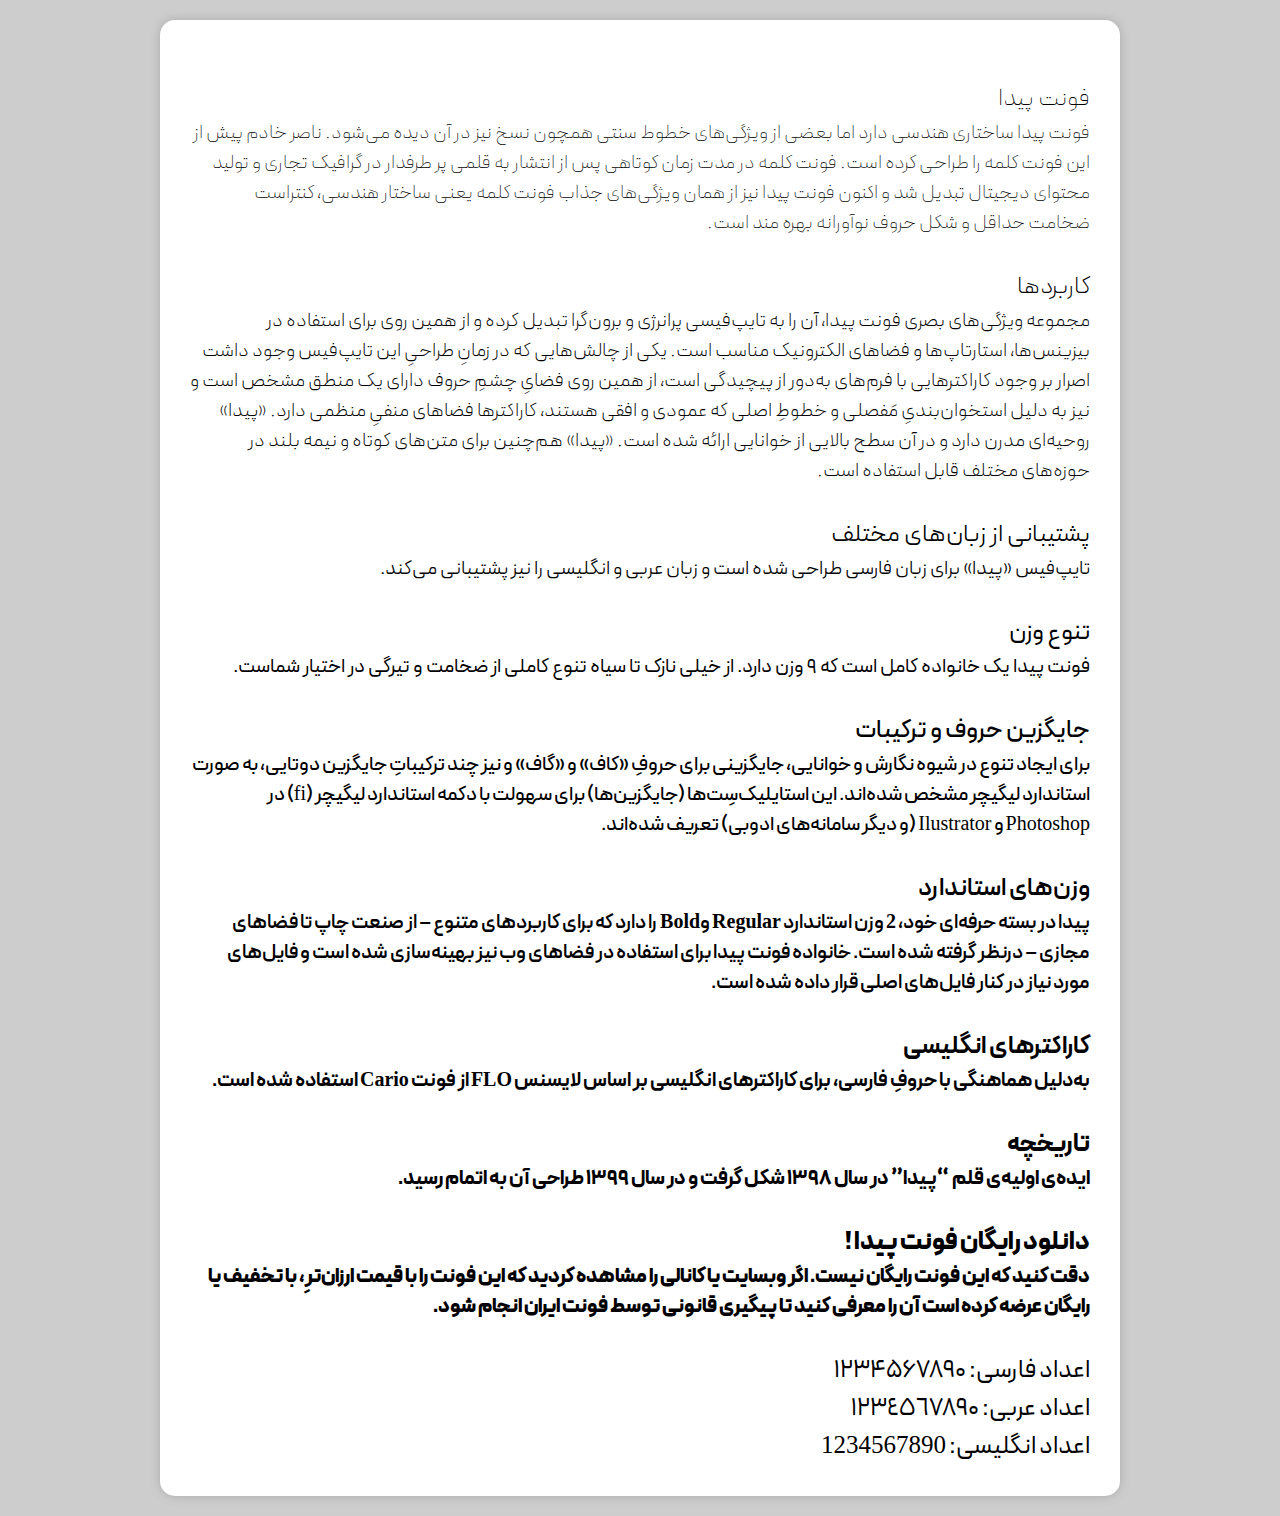
<file: fonts/Peyda/03- Non English/WebFonts/Peyda.html>
﻿<!doctype html>
<html lang="fa">
<head>
<meta charset="utf-8">
<title>Peyda Family Type face: خانواده فونت پیدا</title>

<meta name="fontiran.com:license" content="کد ۵ رقمی لایسنس">

<link href="style.css" rel="stylesheet">
</head>


<body dir="rtl">
<div class="wrapper">

	<div class="box100">
	<h1>فونت پیدا</h1>
		<p>فونت پیدا ساختاری هندسی دارد اما بعضی از ویژگی‌های خطوط سنتی همچون نسخ نیز در آن دیده می‌شود. ناصر خادم پیش از این فونت کلمه را طراحی کرده است. فونت کلمه در مدت زمان کوتاهی پس از انتشار به قلمی پر طرفدار در گرافیک تجاری و تولید محتوای دیجیتال تبدیل شد و اکنون فونت پیدا نیز از همان ویژگی‌های جذاب فونت کلمه یعنی ساختار هندسی، کنتراست ضخامت حداقل و شکل حروف نوآورانه بهره‌ مند است.</p>
	</div>

	<div class="box200">
	<h1>کاربردها</h1>
		<p>مجموعه ویژگی‌های بصری فونت پیدا، آن را به تایپ‌فیسی پرانرژی و برون‌گرا تبدیل کرده‌ و از همین روی برای استفاده در بیزینس‌ها، استارتاپ‌ها و فضاهای الکترونیک مناسب است.
یکی از چالش‌هایی که در زمانِ طراحیِ این تایپ‌فیس وجود داشت اصرار بر وجود کاراکترهایی با فرم‌های به‌دور از پیچیدگی است، از همین روی فضایِ چشم‌ِ حروف دارای یک منطق مشخص است و نیز به دلیل استخوان‌بندیِ مَفصلی و خطوطِ اصلی که عمودی و افقی هستند، کاراکترها فضاهای منفیِ منظمی دارد. «پیدا» روحیه‌ای مدرن دارد و در آن سطح بالایی از خوانایی ارائه شده است. «پیدا» هم‌چنین برای متن‌های کوتاه و نیمه بلند در حوزه‌های مختلف قابل استفاده است.</p>
	</div>

	<div class="box300">
	<h1>پشتیبانی از زبان‌های مختلف</h1>
		<p>تایپ‌فیس «پیدا» برای زبان فارسی طراحی شده است و زبان عربی و انگلیسی را نیز پشتیبانی می‌کند.</p>
	</div>

	<div class="box400">
	<h1>تنوع وزن</h1>
		<p>فونت پیدا یک خانواده کامل است که ۹ وزن دارد. از خیلی نازک تا سیاه تنوع کاملی از ضخامت و تیرگی در اختیار شماست.</p>
	</div>

	<div class="box500">
	<h1>جایگزین حروف و ترکیبات</h1>
		<p>برای ایجاد تنوع در شیوه نگارش و خوانایی، جایگزینی برای حروفِ «کاف» و «گاف» و نیز چند ترکیباتِ جایگزین دوتایی، به صورت استاندارد لیگیچر مشخص شده‌اند. این استایلیک‌سِت‌ها (جایگزین‌ها) برای سهولت با دکمه استاندارد لیگیچر (fi) در Photoshop و Ilustrator (و دیگر سامانه‌های ادوبی) تعریف شده‌اند.</p>
	</div>

	<div class="box600">
	<h1>وزن‌های استاندارد</h1>
		<p>پیدا در بسته‌ حرفه‌ای خود، 2 وزن استاندارد Regular وBold را دارد که برای کاربردهای متنوع – از صنعت چاپ تا فضاهای مجازی – درنظر گرفته شده است. خانواده فونت پیدا برای استفاده در فضاهای وب نیز بهینه‌سازی شده است و فایل‌های مورد نیاز در کنار فایل‌های اصلی قرار داده شده است.</p>
	</div>

	<div class="box700">
	<h1>کاراکترهای انگلیسی</h1>
		<p>به‌دلیل هماهنگی با حروفِ فارسی، برای کاراکترهای انگلیسی بر اساس لایسنس FLO از فونت Cario استفاده شده است.</p>
	</div>

	<div class="box800">
	<h1>تاریخچه</h1>
		<p>ایده‌ی اولیه‌ی قلم “پیدا” در سال ۱۳۹۸ شکل گرفت و در سال ۱۳۹۹ طراحی آن به اتمام رسید.</p>
	</div>

	<div class="box900">
	<h1>دانلود رایگان فونت پیدا !</h1>
		<p>دقت کنید که این فونت رایگان نیست. اگر وبسایت یا کانالی را مشاهده کردید که این فونت را با قیمت ارزان‌ترِ، با تخفیف یا رایگان عرضه کرده است آن را معرفی کنید تا پیگیری قانونی توسط فونت ‌ایران انجام شود.</p>
	</div>
	
		<div class="box400">
		
		<h1>
اعداد فارسی: ۱۲۳۴۵۶۷۸۹۰
<br>
اعداد عربی: ۱۲۳٤٥٦۷۸۹۰
<br>
اعداد انگلیسی: 1234567890
		</h1>
	</div>	
</div>
</body>
</html>
</file>
<file: wwwroot/css/app.css>
﻿@import url('../fonts/Peyda/02-Farsi_Namerals/WebFonts/fontiran.css');
@import url('../fonts/codicons/codicon.css');

.container {
    flex-direction: column;
    display: flex;
    flex-grow: 1;
    overflow-y: auto;
}
main {
    padding-bottom: 5px !important;
}
.card {
    border-radius: 10px;
}
html, body {
    font-family: 'PeydaWebFaNum', 'Segoe UI', Tahoma, Geneva, Verdana, sans-serif;
    background-color: #f8f9fa;
}
.text-box {
    flex-direction: column;
    display: flex;
    flex-grow: 1;
    overflow-y: auto;
    border-radius: 10px;
}
.text-justify {
    text-align: justify;
}
.text-small {
    font-size: small;
}
.text-smaller {
    font-size:smaller;
}
.vertical-center {
    vertical-align: middle;
}
.vertical-top {
    vertical-align: top;
}

h1:focus {
    outline: none;
}
.valid.modified:not([type=checkbox]) {
    outline: 1px solid #26b050;
}

.invalid {
    outline: 1px solid red;
}

.validation-message {
    color: red;
}

#blazor-error-ui {
    background: lightyellow;
    bottom: 0;
    box-shadow: 0 -1px 2px rgba(0, 0, 0, 0.2);
    display: none;
    left: 0;
    padding: 0.6rem 1.25rem 0.7rem 1.25rem;
    position: fixed;
    width: 100%;
    z-index: 1000;
}

    #blazor-error-ui .dismiss {
        cursor: pointer;
        position: absolute;
        right: 0.75rem;
        top: 0.5rem;
    }

.blazor-error-boundary {
    background: url([data-uri]) no-repeat 1rem/1.8rem, #b32121;
    padding: 1rem 1rem 1rem 3.7rem;
    color: white;
}

    .blazor-error-boundary::after {
        content: "An error has occurred."
    }

.loading-progress {
    position: relative;
    display: block;
    width: 8rem;
    height: 8rem;
    margin: 20vh auto 1rem auto;
}

    .loading-progress circle {
        fill: none;
        stroke: #e0e0e0;
        stroke-width: 0.6rem;
        transform-origin: 50% 50%;
        transform: rotate(-90deg);
    }

        .loading-progress circle:last-child {
            stroke: #1b6ec2;
            stroke-dasharray: calc(3.141 * var(--blazor-load-percentage, 0%) * 0.8), 500%;
            transition: stroke-dasharray 0.05s ease-in-out;
        }

.loading-progress-text {
    position: absolute;
    text-align: center;
    font-weight: bold;
    inset: calc(20vh + 3.25rem) 0 auto 0.2rem;
}

    .loading-progress-text:after {
        content: var(--blazor-load-percentage-text, "بارگذاری");
    }

code {
    color: #c02d76;
}
</file>
<file: fonts/codicons/codicon.css>
/*---------------------------------------------------------------------------------------------
 *  Copyright (c) Microsoft Corporation. All rights reserved.
 *  Licensed under the MIT License. See License.txt in the project root for license information.
 *--------------------------------------------------------------------------------------------*/

@font-face {
	font-family: "codicon";
	font-display: block;
	src: url("./codicon.ttf?70a5e281cf6b6ddcb0770a604adf7864") format("truetype");
}

.codicon[class*='codicon-'] {
	font: normal normal normal 16px/1 codicon;
	display: inline-block;
	text-decoration: none;
	text-rendering: auto;
	text-align: center;
	-webkit-font-smoothing: antialiased;
	-moz-osx-font-smoothing: grayscale;
	user-select: none;
	-webkit-user-select: none;
	-ms-user-select: none;
}

/*---------------------
 *  Modifiers
 *-------------------*/

@keyframes codicon-spin {
	100% {
		transform:rotate(360deg);
	}
}

.codicon-sync.codicon-modifier-spin,
.codicon-loading.codicon-modifier-spin,
.codicon-gear.codicon-modifier-spin {
	/* Use steps to throttle FPS to reduce CPU usage */
	animation: codicon-spin 1.5s steps(30) infinite;
}

.codicon-modifier-disabled {
	opacity: 0.5;
}

.codicon-modifier-hidden {
	opacity: 0;
}

/* custom speed & easing for loading icon */
.codicon-loading {
	animation-duration: 1s !important;
	animation-timing-function: cubic-bezier(0.53, 0.21, 0.29, 0.67) !important;
}

/*---------------------
 *  Icons
 *-------------------*/

.codicon-add:before { content: "\ea60" }
.codicon-plus:before { content: "\ea60" }
.codicon-gist-new:before { content: "\ea60" }
.codicon-repo-create:before { content: "\ea60" }
.codicon-lightbulb:before { content: "\ea61" }
.codicon-light-bulb:before { content: "\ea61" }
.codicon-repo:before { content: "\ea62" }
.codicon-repo-delete:before { content: "\ea62" }
.codicon-gist-fork:before { content: "\ea63" }
.codicon-repo-forked:before { content: "\ea63" }
.codicon-git-pull-request:before { content: "\ea64" }
.codicon-git-pull-request-abandoned:before { content: "\ea64" }
.codicon-record-keys:before { content: "\ea65" }
.codicon-keyboard:before { content: "\ea65" }
.codicon-tag:before { content: "\ea66" }
.codicon-git-pull-request-label:before { content: "\ea66" }
.codicon-tag-add:before { content: "\ea66" }
.codicon-tag-remove:before { content: "\ea66" }
.codicon-person:before { content: "\ea67" }
.codicon-person-follow:before { content: "\ea67" }
.codicon-person-outline:before { content: "\ea67" }
.codicon-person-filled:before { content: "\ea67" }
.codicon-git-branch:before { content: "\ea68" }
.codicon-git-branch-create:before { content: "\ea68" }
.codicon-git-branch-delete:before { content: "\ea68" }
.codicon-source-control:before { content: "\ea68" }
.codicon-mirror:before { content: "\ea69" }
.codicon-mirror-public:before { content: "\ea69" }
.codicon-star:before { content: "\ea6a" }
.codicon-star-add:before { content: "\ea6a" }
.codicon-star-delete:before { content: "\ea6a" }
.codicon-star-empty:before { content: "\ea6a" }
.codicon-comment:before { content: "\ea6b" }
.codicon-comment-add:before { content: "\ea6b" }
.codicon-alert:before { content: "\ea6c" }
.codicon-warning:before { content: "\ea6c" }
.codicon-search:before { content: "\ea6d" }
.codicon-search-save:before { content: "\ea6d" }
.codicon-log-out:before { content: "\ea6e" }
.codicon-sign-out:before { content: "\ea6e" }
.codicon-log-in:before { content: "\ea6f" }
.codicon-sign-in:before { content: "\ea6f" }
.codicon-eye:before { content: "\ea70" }
.codicon-eye-unwatch:before { content: "\ea70" }
.codicon-eye-watch:before { content: "\ea70" }
.codicon-circle-filled:before { content: "\ea71" }
.codicon-primitive-dot:before { content: "\ea71" }
.codicon-close-dirty:before { content: "\ea71" }
.codicon-debug-breakpoint:before { content: "\ea71" }
.codicon-debug-breakpoint-disabled:before { content: "\ea71" }
.codicon-debug-hint:before { content: "\ea71" }
.codicon-terminal-decoration-success:before { content: "\ea71" }
.codicon-primitive-square:before { content: "\ea72" }
.codicon-edit:before { content: "\ea73" }
.codicon-pencil:before { content: "\ea73" }
.codicon-info:before { content: "\ea74" }
.codicon-issue-opened:before { content: "\ea74" }
.codicon-gist-private:before { content: "\ea75" }
.codicon-git-fork-private:before { content: "\ea75" }
.codicon-lock:before { content: "\ea75" }
.codicon-mirror-private:before { content: "\ea75" }
.codicon-close:before { content: "\ea76" }
.codicon-remove-close:before { content: "\ea76" }
.codicon-x:before { content: "\ea76" }
.codicon-repo-sync:before { content: "\ea77" }
.codicon-sync:before { content: "\ea77" }
.codicon-clone:before { content: "\ea78" }
.codicon-desktop-download:before { content: "\ea78" }
.codicon-beaker:before { content: "\ea79" }
.codicon-microscope:before { content: "\ea79" }
.codicon-vm:before { content: "\ea7a" }
.codicon-device-desktop:before { content: "\ea7a" }
.codicon-file:before { content: "\ea7b" }
.codicon-file-text:before { content: "\ea7b" }
.codicon-more:before { content: "\ea7c" }
.codicon-ellipsis:before { content: "\ea7c" }
.codicon-kebab-horizontal:before { content: "\ea7c" }
.codicon-mail-reply:before { content: "\ea7d" }
.codicon-reply:before { content: "\ea7d" }
.codicon-organization:before { content: "\ea7e" }
.codicon-organization-filled:before { content: "\ea7e" }
.codicon-organization-outline:before { content: "\ea7e" }
.codicon-new-file:before { content: "\ea7f" }
.codicon-file-add:before { content: "\ea7f" }
.codicon-new-folder:before { content: "\ea80" }
.codicon-file-directory-create:before { content: "\ea80" }
.codicon-trash:before { content: "\ea81" }
.codicon-trashcan:before { content: "\ea81" }
.codicon-history:before { content: "\ea82" }
.codicon-clock:before { content: "\ea82" }
.codicon-folder:before { content: "\ea83" }
.codicon-file-directory:before { content: "\ea83" }
.codicon-symbol-folder:before { content: "\ea83" }
.codicon-logo-github:before { content: "\ea84" }
.codicon-mark-github:before { content: "\ea84" }
.codicon-github:before { content: "\ea84" }
.codicon-terminal:before { content: "\ea85" }
.codicon-console:before { content: "\ea85" }
.codicon-repl:before { content: "\ea85" }
.codicon-zap:before { content: "\ea86" }
.codicon-symbol-event:before { content: "\ea86" }
.codicon-error:before { content: "\ea87" }
.codicon-stop:before { content: "\ea87" }
.codicon-variable:before { content: "\ea88" }
.codicon-symbol-variable:before { content: "\ea88" }
.codicon-array:before { content: "\ea8a" }
.codicon-symbol-array:before { content: "\ea8a" }
.codicon-symbol-module:before { content: "\ea8b" }
.codicon-symbol-package:before { content: "\ea8b" }
.codicon-symbol-namespace:before { content: "\ea8b" }
.codicon-symbol-object:before { content: "\ea8b" }
.codicon-symbol-method:before { content: "\ea8c" }
.codicon-symbol-function:before { content: "\ea8c" }
.codicon-symbol-constructor:before { content: "\ea8c" }
.codicon-symbol-boolean:before { content: "\ea8f" }
.codicon-symbol-null:before { content: "\ea8f" }
.codicon-symbol-numeric:before { content: "\ea90" }
.codicon-symbol-number:before { content: "\ea90" }
.codicon-symbol-structure:before { content: "\ea91" }
.codicon-symbol-struct:before { content: "\ea91" }
.codicon-symbol-parameter:before { content: "\ea92" }
.codicon-symbol-type-parameter:before { content: "\ea92" }
.codicon-symbol-key:before { content: "\ea93" }
.codicon-symbol-text:before { content: "\ea93" }
.codicon-symbol-reference:before { content: "\ea94" }
.codicon-go-to-file:before { content: "\ea94" }
.codicon-symbol-enum:before { content: "\ea95" }
.codicon-symbol-value:before { content: "\ea95" }
.codicon-symbol-ruler:before { content: "\ea96" }
.codicon-symbol-unit:before { content: "\ea96" }
.codicon-activate-breakpoints:before { content: "\ea97" }
.codicon-archive:before { content: "\ea98" }
.codicon-arrow-both:before { content: "\ea99" }
.codicon-arrow-down:before { content: "\ea9a" }
.codicon-arrow-left:before { content: "\ea9b" }
.codicon-arrow-right:before { content: "\ea9c" }
.codicon-arrow-small-down:before { content: "\ea9d" }
.codicon-arrow-small-left:before { content: "\ea9e" }
.codicon-arrow-small-right:before { content: "\ea9f" }
.codicon-arrow-small-up:before { content: "\eaa0" }
.codicon-arrow-up:before { content: "\eaa1" }
.codicon-bell:before { content: "\eaa2" }
.codicon-bold:before { content: "\eaa3" }
.codicon-book:before { content: "\eaa4" }
.codicon-bookmark:before { content: "\eaa5" }
.codicon-debug-breakpoint-conditional-unverified:before { content: "\eaa6" }
.codicon-debug-breakpoint-conditional:before { content: "\eaa7" }
.codicon-debug-breakpoint-conditional-disabled:before { content: "\eaa7" }
.codicon-debug-breakpoint-data-unverified:before { content: "\eaa8" }
.codicon-debug-breakpoint-data:before { content: "\eaa9" }
.codicon-debug-breakpoint-data-disabled:before { content: "\eaa9" }
.codicon-debug-breakpoint-log-unverified:before { content: "\eaaa" }
.codicon-debug-breakpoint-log:before { content: "\eaab" }
.codicon-debug-breakpoint-log-disabled:before { content: "\eaab" }
.codicon-briefcase:before { content: "\eaac" }
.codicon-broadcast:before { content: "\eaad" }
.codicon-browser:before { content: "\eaae" }
.codicon-bug:before { content: "\eaaf" }
.codicon-calendar:before { content: "\eab0" }
.codicon-case-sensitive:before { content: "\eab1" }
.codicon-check:before { content: "\eab2" }
.codicon-checklist:before { content: "\eab3" }
.codicon-chevron-down:before { content: "\eab4" }
.codicon-chevron-left:before { content: "\eab5" }
.codicon-chevron-right:before { content: "\eab6" }
.codicon-chevron-up:before { content: "\eab7" }
.codicon-chrome-close:before { content: "\eab8" }
.codicon-chrome-maximize:before { content: "\eab9" }
.codicon-chrome-minimize:before { content: "\eaba" }
.codicon-chrome-restore:before { content: "\eabb" }
.codicon-circle-outline:before { content: "\eabc" }
.codicon-circle:before { content: "\eabc" }
.codicon-debug-breakpoint-unverified:before { content: "\eabc" }
.codicon-terminal-decoration-incomplete:before { content: "\eabc" }
.codicon-circle-slash:before { content: "\eabd" }
.codicon-circuit-board:before { content: "\eabe" }
.codicon-clear-all:before { content: "\eabf" }
.codicon-clippy:before { content: "\eac0" }
.codicon-close-all:before { content: "\eac1" }
.codicon-cloud-download:before { content: "\eac2" }
.codicon-cloud-upload:before { content: "\eac3" }
.codicon-code:before { content: "\eac4" }
.codicon-collapse-all:before { content: "\eac5" }
.codicon-color-mode:before { content: "\eac6" }
.codicon-comment-discussion:before { content: "\eac7" }
.codicon-credit-card:before { content: "\eac9" }
.codicon-dash:before { content: "\eacc" }
.codicon-dashboard:before { content: "\eacd" }
.codicon-database:before { content: "\eace" }
.codicon-debug-continue:before { content: "\eacf" }
.codicon-debug-disconnect:before { content: "\ead0" }
.codicon-debug-pause:before { content: "\ead1" }
.codicon-debug-restart:before { content: "\ead2" }
.codicon-debug-start:before { content: "\ead3" }
.codicon-debug-step-into:before { content: "\ead4" }
.codicon-debug-step-out:before { content: "\ead5" }
.codicon-debug-step-over:before { content: "\ead6" }
.codicon-debug-stop:before { content: "\ead7" }
.codicon-debug:before { content: "\ead8" }
.codicon-device-camera-video:before { content: "\ead9" }
.codicon-device-camera:before { content: "\eada" }
.codicon-device-mobile:before { content: "\eadb" }
.codicon-diff-added:before { content: "\eadc" }
.codicon-diff-ignored:before { content: "\eadd" }
.codicon-diff-modified:before { content: "\eade" }
.codicon-diff-removed:before { content: "\eadf" }
.codicon-diff-renamed:before { content: "\eae0" }
.codicon-diff:before { content: "\eae1" }
.codicon-diff-sidebyside:before { content: "\eae1" }
.codicon-discard:before { content: "\eae2" }
.codicon-editor-layout:before { content: "\eae3" }
.codicon-empty-window:before { content: "\eae4" }
.codicon-exclude:before { content: "\eae5" }
.codicon-extensions:before { content: "\eae6" }
.codicon-eye-closed:before { content: "\eae7" }
.codicon-file-binary:before { content: "\eae8" }
.codicon-file-code:before { content: "\eae9" }
.codicon-file-media:before { content: "\eaea" }
.codicon-file-pdf:before { content: "\eaeb" }
.codicon-file-submodule:before { content: "\eaec" }
.codicon-file-symlink-directory:before { content: "\eaed" }
.codicon-file-symlink-file:before { content: "\eaee" }
.codicon-file-zip:before { content: "\eaef" }
.codicon-files:before { content: "\eaf0" }
.codicon-filter:before { content: "\eaf1" }
.codicon-flame:before { content: "\eaf2" }
.codicon-fold-down:before { content: "\eaf3" }
.codicon-fold-up:before { content: "\eaf4" }
.codicon-fold:before { content: "\eaf5" }
.codicon-folder-active:before { content: "\eaf6" }
.codicon-folder-opened:before { content: "\eaf7" }
.codicon-gear:before { content: "\eaf8" }
.codicon-gift:before { content: "\eaf9" }
.codicon-gist-secret:before { content: "\eafa" }
.codicon-gist:before { content: "\eafb" }
.codicon-git-commit:before { content: "\eafc" }
.codicon-git-compare:before { content: "\eafd" }
.codicon-compare-changes:before { content: "\eafd" }
.codicon-git-merge:before { content: "\eafe" }
.codicon-github-action:before { content: "\eaff" }
.codicon-github-alt:before { content: "\eb00" }
.codicon-globe:before { content: "\eb01" }
.codicon-grabber:before { content: "\eb02" }
.codicon-graph:before { content: "\eb03" }
.codicon-gripper:before { content: "\eb04" }
.codicon-heart:before { content: "\eb05" }
.codicon-home:before { content: "\eb06" }
.codicon-horizontal-rule:before { content: "\eb07" }
.codicon-hubot:before { content: "\eb08" }
.codicon-inbox:before { content: "\eb09" }
.codicon-issue-reopened:before { content: "\eb0b" }
.codicon-issues:before { content: "\eb0c" }
.codicon-italic:before { content: "\eb0d" }
.codicon-jersey:before { content: "\eb0e" }
.codicon-json:before { content: "\eb0f" }
.codicon-kebab-vertical:before { content: "\eb10" }
.codicon-key:before { content: "\eb11" }
.codicon-law:before { content: "\eb12" }
.codicon-lightbulb-autofix:before { content: "\eb13" }
.codicon-link-external:before { content: "\eb14" }
.codicon-link:before { content: "\eb15" }
.codicon-list-ordered:before { content: "\eb16" }
.codicon-list-unordered:before { content: "\eb17" }
.codicon-live-share:before { content: "\eb18" }
.codicon-loading:before { content: "\eb19" }
.codicon-location:before { content: "\eb1a" }
.codicon-mail-read:before { content: "\eb1b" }
.codicon-mail:before { content: "\eb1c" }
.codicon-markdown:before { content: "\eb1d" }
.codicon-megaphone:before { content: "\eb1e" }
.codicon-mention:before { content: "\eb1f" }
.codicon-milestone:before { content: "\eb20" }
.codicon-git-pull-request-milestone:before { content: "\eb20" }
.codicon-mortar-board:before { content: "\eb21" }
.codicon-move:before { content: "\eb22" }
.codicon-multiple-windows:before { content: "\eb23" }
.codicon-mute:before { content: "\eb24" }
.codicon-no-newline:before { content: "\eb25" }
.codicon-note:before { content: "\eb26" }
.codicon-octoface:before { content: "\eb27" }
.codicon-open-preview:before { content: "\eb28" }
.codicon-package:before { content: "\eb29" }
.codicon-paintcan:before { content: "\eb2a" }
.codicon-pin:before { content: "\eb2b" }
.codicon-play:before { content: "\eb2c" }
.codicon-run:before { content: "\eb2c" }
.codicon-plug:before { content: "\eb2d" }
.codicon-preserve-case:before { content: "\eb2e" }
.codicon-preview:before { content: "\eb2f" }
.codicon-project:before { content: "\eb30" }
.codicon-pulse:before { content: "\eb31" }
.codicon-question:before { content: "\eb32" }
.codicon-quote:before { content: "\eb33" }
.codicon-radio-tower:before { content: "\eb34" }
.codicon-reactions:before { content: "\eb35" }
.codicon-references:before { content: "\eb36" }
.codicon-refresh:before { content: "\eb37" }
.codicon-regex:before { content: "\eb38" }
.codicon-remote-explorer:before { content: "\eb39" }
.codicon-remote:before { content: "\eb3a" }
.codicon-remove:before { content: "\eb3b" }
.codicon-replace-all:before { content: "\eb3c" }
.codicon-replace:before { content: "\eb3d" }
.codicon-repo-clone:before { content: "\eb3e" }
.codicon-repo-force-push:before { content: "\eb3f" }
.codicon-repo-pull:before { content: "\eb40" }
.codicon-repo-push:before { content: "\eb41" }
.codicon-report:before { content: "\eb42" }
.codicon-request-changes:before { content: "\eb43" }
.codicon-rocket:before { content: "\eb44" }
.codicon-root-folder-opened:before { content: "\eb45" }
.codicon-root-folder:before { content: "\eb46" }
.codicon-rss:before { content: "\eb47" }
.codicon-ruby:before { content: "\eb48" }
.codicon-save-all:before { content: "\eb49" }
.codicon-save-as:before { content: "\eb4a" }
.codicon-save:before { content: "\eb4b" }
.codicon-screen-full:before { content: "\eb4c" }
.codicon-screen-normal:before { content: "\eb4d" }
.codicon-search-stop:before { content: "\eb4e" }
.codicon-server:before { content: "\eb50" }
.codicon-settings-gear:before { content: "\eb51" }
.codicon-settings:before { content: "\eb52" }
.codicon-shield:before { content: "\eb53" }
.codicon-smiley:before { content: "\eb54" }
.codicon-sort-precedence:before { content: "\eb55" }
.codicon-split-horizontal:before { content: "\eb56" }
.codicon-split-vertical:before { content: "\eb57" }
.codicon-squirrel:before { content: "\eb58" }
.codicon-star-full:before { content: "\eb59" }
.codicon-star-half:before { content: "\eb5a" }
.codicon-symbol-class:before { content: "\eb5b" }
.codicon-symbol-color:before { content: "\eb5c" }
.codicon-symbol-constant:before { content: "\eb5d" }
.codicon-symbol-enum-member:before { content: "\eb5e" }
.codicon-symbol-field:before { content: "\eb5f" }
.codicon-symbol-file:before { content: "\eb60" }
.codicon-symbol-interface:before { content: "\eb61" }
.codicon-symbol-keyword:before { content: "\eb62" }
.codicon-symbol-misc:before { content: "\eb63" }
.codicon-symbol-operator:before { content: "\eb64" }
.codicon-symbol-property:before { content: "\eb65" }
.codicon-wrench:before { content: "\eb65" }
.codicon-wrench-subaction:before { content: "\eb65" }
.codicon-symbol-snippet:before { content: "\eb66" }
.codicon-tasklist:before { content: "\eb67" }
.codicon-telescope:before { content: "\eb68" }
.codicon-text-size:before { content: "\eb69" }
.codicon-three-bars:before { content: "\eb6a" }
.codicon-thumbsdown:before { content: "\eb6b" }
.codicon-thumbsup:before { content: "\eb6c" }
.codicon-tools:before { content: "\eb6d" }
.codicon-triangle-down:before { content: "\eb6e" }
.codicon-triangle-left:before { content: "\eb6f" }
.codicon-triangle-right:before { content: "\eb70" }
.codicon-triangle-up:before { content: "\eb71" }
.codicon-twitter:before { content: "\eb72" }
.codicon-unfold:before { content: "\eb73" }
.codicon-unlock:before { content: "\eb74" }
.codicon-unmute:before { content: "\eb75" }
.codicon-unverified:before { content: "\eb76" }
.codicon-verified:before { content: "\eb77" }
.codicon-versions:before { content: "\eb78" }
.codicon-vm-active:before { content: "\eb79" }
.codicon-vm-outline:before { content: "\eb7a" }
.codicon-vm-running:before { content: "\eb7b" }
.codicon-watch:before { content: "\eb7c" }
.codicon-whitespace:before { content: "\eb7d" }
.codicon-whole-word:before { content: "\eb7e" }
.codicon-window:before { content: "\eb7f" }
.codicon-word-wrap:before { content: "\eb80" }
.codicon-zoom-in:before { content: "\eb81" }
.codicon-zoom-out:before { content: "\eb82" }
.codicon-list-filter:before { content: "\eb83" }
.codicon-list-flat:before { content: "\eb84" }
.codicon-list-selection:before { content: "\eb85" }
.codicon-selection:before { content: "\eb85" }
.codicon-list-tree:before { content: "\eb86" }
.codicon-debug-breakpoint-function-unverified:before { content: "\eb87" }
.codicon-debug-breakpoint-function:before { content: "\eb88" }
.codicon-debug-breakpoint-function-disabled:before { content: "\eb88" }
.codicon-debug-stackframe-active:before { content: "\eb89" }
.codicon-circle-small-filled:before { content: "\eb8a" }
.codicon-debug-stackframe-dot:before { content: "\eb8a" }
.codicon-terminal-decoration-mark:before { content: "\eb8a" }
.codicon-debug-stackframe:before { content: "\eb8b" }
.codicon-debug-stackframe-focused:before { content: "\eb8b" }
.codicon-debug-breakpoint-unsupported:before { content: "\eb8c" }
.codicon-symbol-string:before { content: "\eb8d" }
.codicon-debug-reverse-continue:before { content: "\eb8e" }
.codicon-debug-step-back:before { content: "\eb8f" }
.codicon-debug-restart-frame:before { content: "\eb90" }
.codicon-debug-alt:before { content: "\eb91" }
.codicon-call-incoming:before { content: "\eb92" }
.codicon-call-outgoing:before { content: "\eb93" }
.codicon-menu:before { content: "\eb94" }
.codicon-expand-all:before { content: "\eb95" }
.codicon-feedback:before { content: "\eb96" }
.codicon-git-pull-request-reviewer:before { content: "\eb96" }
.codicon-group-by-ref-type:before { content: "\eb97" }
.codicon-ungroup-by-ref-type:before { content: "\eb98" }
.codicon-account:before { content: "\eb99" }
.codicon-git-pull-request-assignee:before { content: "\eb99" }
.codicon-bell-dot:before { content: "\eb9a" }
.codicon-debug-console:before { content: "\eb9b" }
.codicon-library:before { content: "\eb9c" }
.codicon-output:before { content: "\eb9d" }
.codicon-run-all:before { content: "\eb9e" }
.codicon-sync-ignored:before { content: "\eb9f" }
.codicon-pinned:before { content: "\eba0" }
.codicon-github-inverted:before { content: "\eba1" }
.codicon-server-process:before { content: "\eba2" }
.codicon-server-environment:before { content: "\eba3" }
.codicon-pass:before { content: "\eba4" }
.codicon-issue-closed:before { content: "\eba4" }
.codicon-stop-circle:before { content: "\eba5" }
.codicon-play-circle:before { content: "\eba6" }
.codicon-record:before { content: "\eba7" }
.codicon-debug-alt-small:before { content: "\eba8" }
.codicon-vm-connect:before { content: "\eba9" }
.codicon-cloud:before { content: "\ebaa" }
.codicon-merge:before { content: "\ebab" }
.codicon-export:before { content: "\ebac" }
.codicon-graph-left:before { content: "\ebad" }
.codicon-magnet:before { content: "\ebae" }
.codicon-notebook:before { content: "\ebaf" }
.codicon-redo:before { content: "\ebb0" }
.codicon-check-all:before { content: "\ebb1" }
.codicon-pinned-dirty:before { content: "\ebb2" }
.codicon-pass-filled:before { content: "\ebb3" }
.codicon-circle-large-filled:before { content: "\ebb4" }
.codicon-circle-large:before { content: "\ebb5" }
.codicon-circle-large-outline:before { content: "\ebb5" }
.codicon-combine:before { content: "\ebb6" }
.codicon-gather:before { content: "\ebb6" }
.codicon-table:before { content: "\ebb7" }
.codicon-variable-group:before { content: "\ebb8" }
.codicon-type-hierarchy:before { content: "\ebb9" }
.codicon-type-hierarchy-sub:before { content: "\ebba" }
.codicon-type-hierarchy-super:before { content: "\ebbb" }
.codicon-git-pull-request-create:before { content: "\ebbc" }
.codicon-run-above:before { content: "\ebbd" }
.codicon-run-below:before { content: "\ebbe" }
.codicon-notebook-template:before { content: "\ebbf" }
.codicon-debug-rerun:before { content: "\ebc0" }
.codicon-workspace-trusted:before { content: "\ebc1" }
.codicon-workspace-untrusted:before { content: "\ebc2" }
.codicon-workspace-unknown:before { content: "\ebc3" }
.codicon-terminal-cmd:before { content: "\ebc4" }
.codicon-terminal-debian:before { content: "\ebc5" }
.codicon-terminal-linux:before { content: "\ebc6" }
.codicon-terminal-powershell:before { content: "\ebc7" }
.codicon-terminal-tmux:before { content: "\ebc8" }
.codicon-terminal-ubuntu:before { content: "\ebc9" }
.codicon-terminal-bash:before { content: "\ebca" }
.codicon-arrow-swap:before { content: "\ebcb" }
.codicon-copy:before { content: "\ebcc" }
.codicon-person-add:before { content: "\ebcd" }
.codicon-filter-filled:before { content: "\ebce" }
.codicon-wand:before { content: "\ebcf" }
.codicon-debug-line-by-line:before { content: "\ebd0" }
.codicon-inspect:before { content: "\ebd1" }
.codicon-layers:before { content: "\ebd2" }
.codicon-layers-dot:before { content: "\ebd3" }
.codicon-layers-active:before { content: "\ebd4" }
.codicon-compass:before { content: "\ebd5" }
.codicon-compass-dot:before { content: "\ebd6" }
.codicon-compass-active:before { content: "\ebd7" }
.codicon-azure:before { content: "\ebd8" }
.codicon-issue-draft:before { content: "\ebd9" }
.codicon-git-pull-request-closed:before { content: "\ebda" }
.codicon-git-pull-request-draft:before { content: "\ebdb" }
.codicon-debug-all:before { content: "\ebdc" }
.codicon-debug-coverage:before { content: "\ebdd" }
.codicon-run-errors:before { content: "\ebde" }
.codicon-folder-library:before { content: "\ebdf" }
.codicon-debug-continue-small:before { content: "\ebe0" }
.codicon-beaker-stop:before { content: "\ebe1" }
.codicon-graph-line:before { content: "\ebe2" }
.codicon-graph-scatter:before { content: "\ebe3" }
.codicon-pie-chart:before { content: "\ebe4" }
.codicon-bracket:before { content: "\eb0f" }
.codicon-bracket-dot:before { content: "\ebe5" }
.codicon-bracket-error:before { content: "\ebe6" }
.codicon-lock-small:before { content: "\ebe7" }
.codicon-azure-devops:before { content: "\ebe8" }
.codicon-verified-filled:before { content: "\ebe9" }
.codicon-newline:before { content: "\ebea" }
.codicon-layout:before { content: "\ebeb" }
.codicon-layout-activitybar-left:before { content: "\ebec" }
.codicon-layout-activitybar-right:before { content: "\ebed" }
.codicon-layout-panel-left:before { content: "\ebee" }
.codicon-layout-panel-center:before { content: "\ebef" }
.codicon-layout-panel-justify:before { content: "\ebf0" }
.codicon-layout-panel-right:before { content: "\ebf1" }
.codicon-layout-panel:before { content: "\ebf2" }
.codicon-layout-sidebar-left:before { content: "\ebf3" }
.codicon-layout-sidebar-right:before { content: "\ebf4" }
.codicon-layout-statusbar:before { content: "\ebf5" }
.codicon-layout-menubar:before { content: "\ebf6" }
.codicon-layout-centered:before { content: "\ebf7" }
.codicon-target:before { content: "\ebf8" }
.codicon-indent:before { content: "\ebf9" }
.codicon-record-small:before { content: "\ebfa" }
.codicon-error-small:before { content: "\ebfb" }
.codicon-terminal-decoration-error:before { content: "\ebfb" }
.codicon-arrow-circle-down:before { content: "\ebfc" }
.codicon-arrow-circle-left:before { content: "\ebfd" }
.codicon-arrow-circle-right:before { content: "\ebfe" }
.codicon-arrow-circle-up:before { content: "\ebff" }
.codicon-layout-sidebar-right-off:before { content: "\ec00" }
.codicon-layout-panel-off:before { content: "\ec01" }
.codicon-layout-sidebar-left-off:before { content: "\ec02" }
.codicon-blank:before { content: "\ec03" }
.codicon-heart-filled:before { content: "\ec04" }
.codicon-map:before { content: "\ec05" }
.codicon-map-horizontal:before { content: "\ec05" }
.codicon-fold-horizontal:before { content: "\ec05" }
.codicon-map-filled:before { content: "\ec06" }
.codicon-map-horizontal-filled:before { content: "\ec06" }
.codicon-fold-horizontal-filled:before { content: "\ec06" }
.codicon-circle-small:before { content: "\ec07" }
.codicon-bell-slash:before { content: "\ec08" }
.codicon-bell-slash-dot:before { content: "\ec09" }
.codicon-comment-unresolved:before { content: "\ec0a" }
.codicon-git-pull-request-go-to-changes:before { content: "\ec0b" }
.codicon-git-pull-request-new-changes:before { content: "\ec0c" }
.codicon-search-fuzzy:before { content: "\ec0d" }
.codicon-comment-draft:before { content: "\ec0e" }
.codicon-send:before { content: "\ec0f" }
.codicon-sparkle:before { content: "\ec10" }
.codicon-insert:before { content: "\ec11" }
.codicon-mic:before { content: "\ec12" }
.codicon-thumbsdown-filled:before { content: "\ec13" }
.codicon-thumbsup-filled:before { content: "\ec14" }
.codicon-coffee:before { content: "\ec15" }
.codicon-snake:before { content: "\ec16" }
.codicon-game:before { content: "\ec17" }
.codicon-vr:before { content: "\ec18" }
.codicon-chip:before { content: "\ec19" }
.codicon-piano:before { content: "\ec1a" }
.codicon-music:before { content: "\ec1b" }
.codicon-mic-filled:before { content: "\ec1c" }
.codicon-repo-fetch:before { content: "\ec1d" }
.codicon-copilot:before { content: "\ec1e" }
.codicon-lightbulb-sparkle:before { content: "\ec1f" }
.codicon-robot:before { content: "\ec20" }
.codicon-sparkle-filled:before { content: "\ec21" }
.codicon-diff-single:before { content: "\ec22" }
.codicon-diff-multiple:before { content: "\ec23" }
.codicon-surround-with:before { content: "\ec24" }
.codicon-share:before { content: "\ec25" }
.codicon-git-stash:before { content: "\ec26" }
.codicon-git-stash-apply:before { content: "\ec27" }
.codicon-git-stash-pop:before { content: "\ec28" }
.codicon-vscode:before { content: "\ec29" }
.codicon-vscode-insiders:before { content: "\ec2a" }
.codicon-code-oss:before { content: "\ec2b" }
.codicon-run-coverage:before { content: "\ec2c" }
.codicon-run-all-coverage:before { content: "\ec2d" }
.codicon-coverage:before { content: "\ec2e" }
.codicon-github-project:before { content: "\ec2f" }
.codicon-map-vertical:before { content: "\ec30" }
.codicon-fold-vertical:before { content: "\ec30" }
.codicon-map-vertical-filled:before { content: "\ec31" }
.codicon-fold-vertical-filled:before { content: "\ec31" }
.codicon-go-to-search:before { content: "\ec32" }
.codicon-percentage:before { content: "\ec33" }
.codicon-sort-percentage:before { content: "\ec33" }
.codicon-attach:before { content: "\ec34" }
.codicon-git-fetch:before { content: "\f101" }
</file>
<file: fonts/Peyda/03- Non English/WebFonts/style.css>
﻿@import url(fontiran.css); /* لینک فایلی که وظیفه بارگذاری فونت‌ها را برعهده دارد */
body {
	font-family: PeydaWebNoEn !important;
	direction: rtl;
	background-color: #cdcdcd;
	margin: 0;
}

h1, h2, h3, h4, h5, h6{
	font-family: PeydaWebNoEn !important;
}

.wrapper {
	max-width: 900px;
	margin: 20px auto;
	padding: 30px;
	background-color: #fff;
	border-radius: 15px;
	box-shadow: 0 0 10px #aaa;
}

.box100 p, .box200 p, .box300 p, .box400 p, .box500 p, .box600 p, .box700 p, .box800 p, .box900 p{
	font-size: 20px;
	margin: 0;
}

.box100, .box100 h1, .box200, .box200 h1, .box300, .box300 h1, .box400, .box400 h1, .box500, .box500 h1, .box600, .box600 h1, .box700, .box700 h1, .box800, .box800 h1, .box900, .box900 h1{
  	margin: 30px 0 0 0;
	font-size: 25px;
}


.box100, .box100 h1{
	font-weight:100;
}

.box200, .box200 h1{
	font-weight:200;
}

.box300, .box300 h1{
	font-weight:300;
}

.box400, .box400 h1{
	font-weight:400;
}

.box500, .box500 h1{
	font-weight:500;
}

.box600, .box600 h1{
	font-weight:600;
}

.box700, .box700 h1{
	font-weight:700;
}

.box800, .box800 h1{
	font-weight:800;
}

.box900, .box900 h1{
	font-weight:900;
}
</file>
